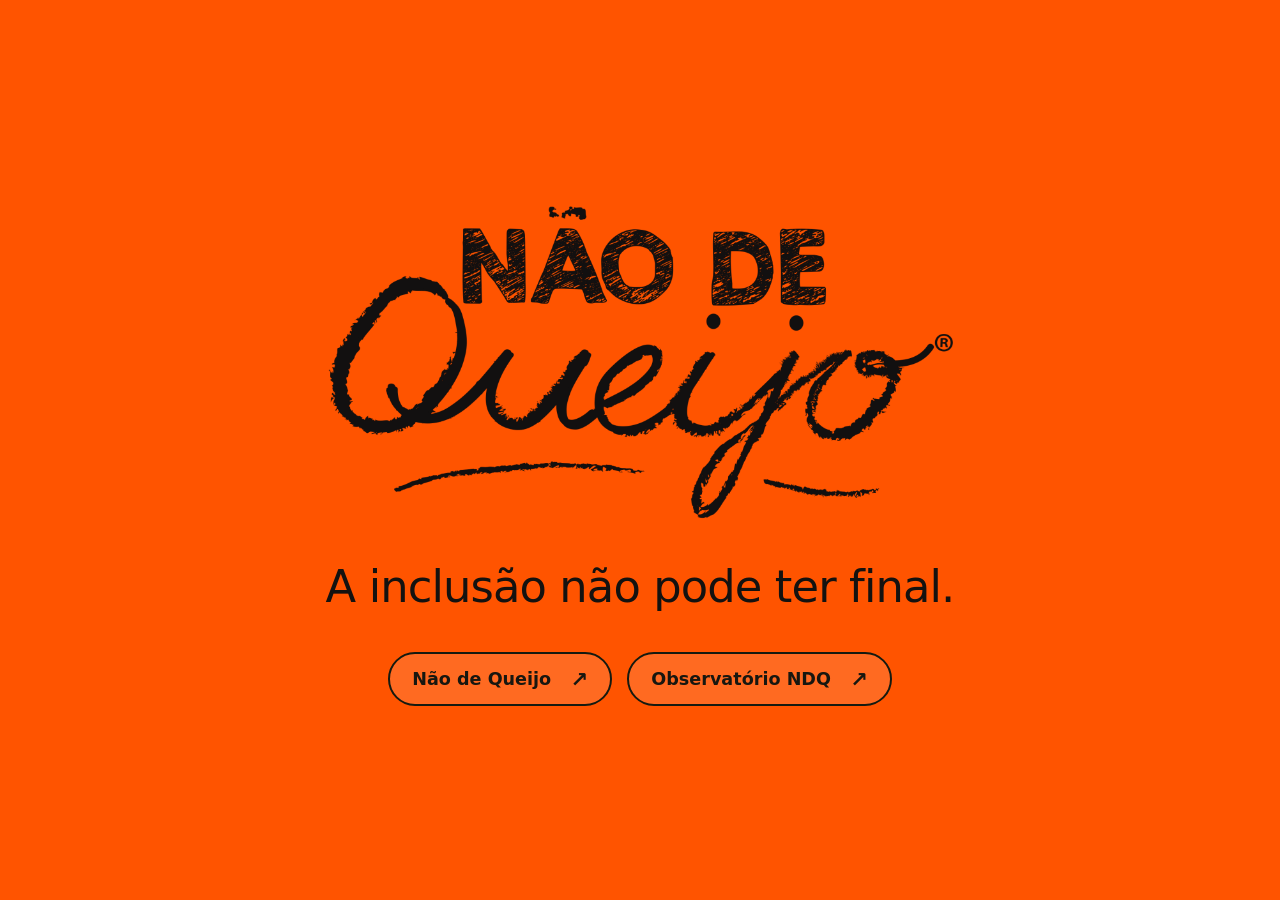
<file: index.html>
<!doctype html>
<html lang="pt-BR">
  <head>
    <!-- Google tag (gtag.js) -->
<script async src="https://www.googletagmanager.com/gtag/js?id=G-ZN7KSQQ4QT"></script>
<script>
  window.dataLayer = window.dataLayer || [];
  function gtag(){dataLayer.push(arguments);}
  gtag('js', new Date());

  gtag('config', 'G-ZN7KSQQ4QT');
</script>

    <meta charset="utf-8" />
    <meta name="viewport" content="width=device-width, initial-scale=1" />
    <meta
      name="description"
      content="A inclusão não pode ter final."
    />
    <title>Não de Queijo</title>
    <link rel="stylesheet" href="styles.css" />
  </head>
  <body>
    <main class="page" aria-label="Não de Queijo">
      <img class="logo" src="assets/ndq-logo.png" alt="Não de Queijo" />
      <p class="statement">A inclusão não pode ter final.</p>
      <nav class="ndq-destinations" aria-label="Conheça as iniciativas da Não de Queijo">
        <a class="ndq-destination" href="nao-de-queijo/">Não de Queijo <span aria-hidden="true">↗</span></a>
        <a class="ndq-destination" href="observatorio/">Observatório NDQ <span aria-hidden="true">↗</span></a>
      </nav>
    </main>
    <script
      type="module"
      src="https://static.cloudflareinsights.com/beacon.min.js"
      data-cf-beacon='{"token":"b04ae030556a4f0394b67cf18fe23ad9"}'
    ></script>
  </body>
</html>
</file>
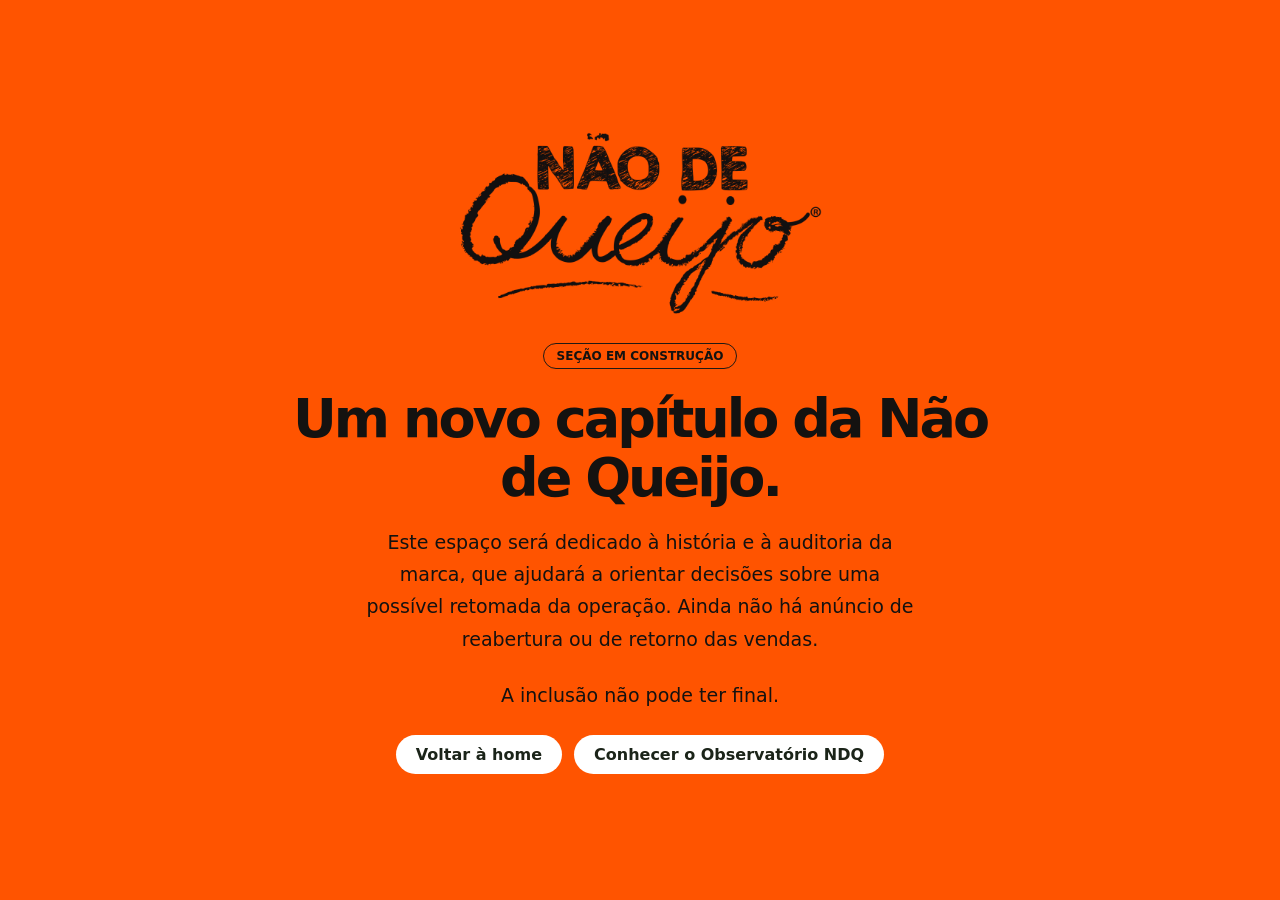
<file: nao-de-queijo/index.html>
<!doctype html>
<html lang="pt-BR"><head><meta charset="utf-8"><meta name="viewport" content="width=device-width,initial-scale=1"><meta name="description" content="Não de Queijo: um novo capítulo em construção."><meta name="robots" content="noindex, nofollow"><title>Não de Queijo · Em construção</title>
<link rel="stylesheet" href="../styles.css"><style>
.ndq-section-page{min-height:100vh;display:grid;place-items:center;padding:36px 20px;text-align:center}
.ndq-section-inner{max-width:700px}.ndq-section-inner .logo{margin:0 auto 25px;width:min(70vw,370px)}
.ndq-section-inner h1{font-size:clamp(30px,5vw,54px);letter-spacing:-.055em;line-height:1.1;margin:0 0 18px}
.ndq-section-inner p{font-size:clamp(15px,2vw,19px);line-height:1.7;margin:0 auto 24px;max-width:560px}
.ndq-section-inner .tag{display:inline-block;border:1px solid #211a14;border-radius:100px;padding:5px 13px;font-size:12px;font-weight:750;margin:0 0 20px}
.ndq-section-links{display:flex;justify-content:center;gap:12px;flex-wrap:wrap}.ndq-section-links a{background:#fff;border-radius:100px;padding:10px 20px;color:#1b2419;font-weight:750;text-decoration:none}.ndq-section-links a:hover{text-decoration:underline}
a:focus-visible{outline:3px solid #fff;outline-offset:3px}
</style></head>
<body><main class="ndq-section-page"><div class="ndq-section-inner">
<img class="logo" src="../assets/ndq-logo.png" alt="Não de Queijo">
<span class="tag">SEÇÃO EM CONSTRUÇÃO</span><h1>Um novo capítulo da Não de Queijo.</h1>
<p>Este espaço será dedicado à história e à auditoria da marca, que ajudará a orientar decisões sobre uma possível retomada da operação. Ainda não há anúncio de reabertura ou de retorno das vendas.</p>
<p>A inclusão não pode ter final.</p>
<nav class="ndq-section-links" aria-label="Navegação"><a href="../">Voltar à home</a><a href="../observatorio/">Conhecer o Observatório NDQ</a></nav>
</div></main></body></html>
</file>
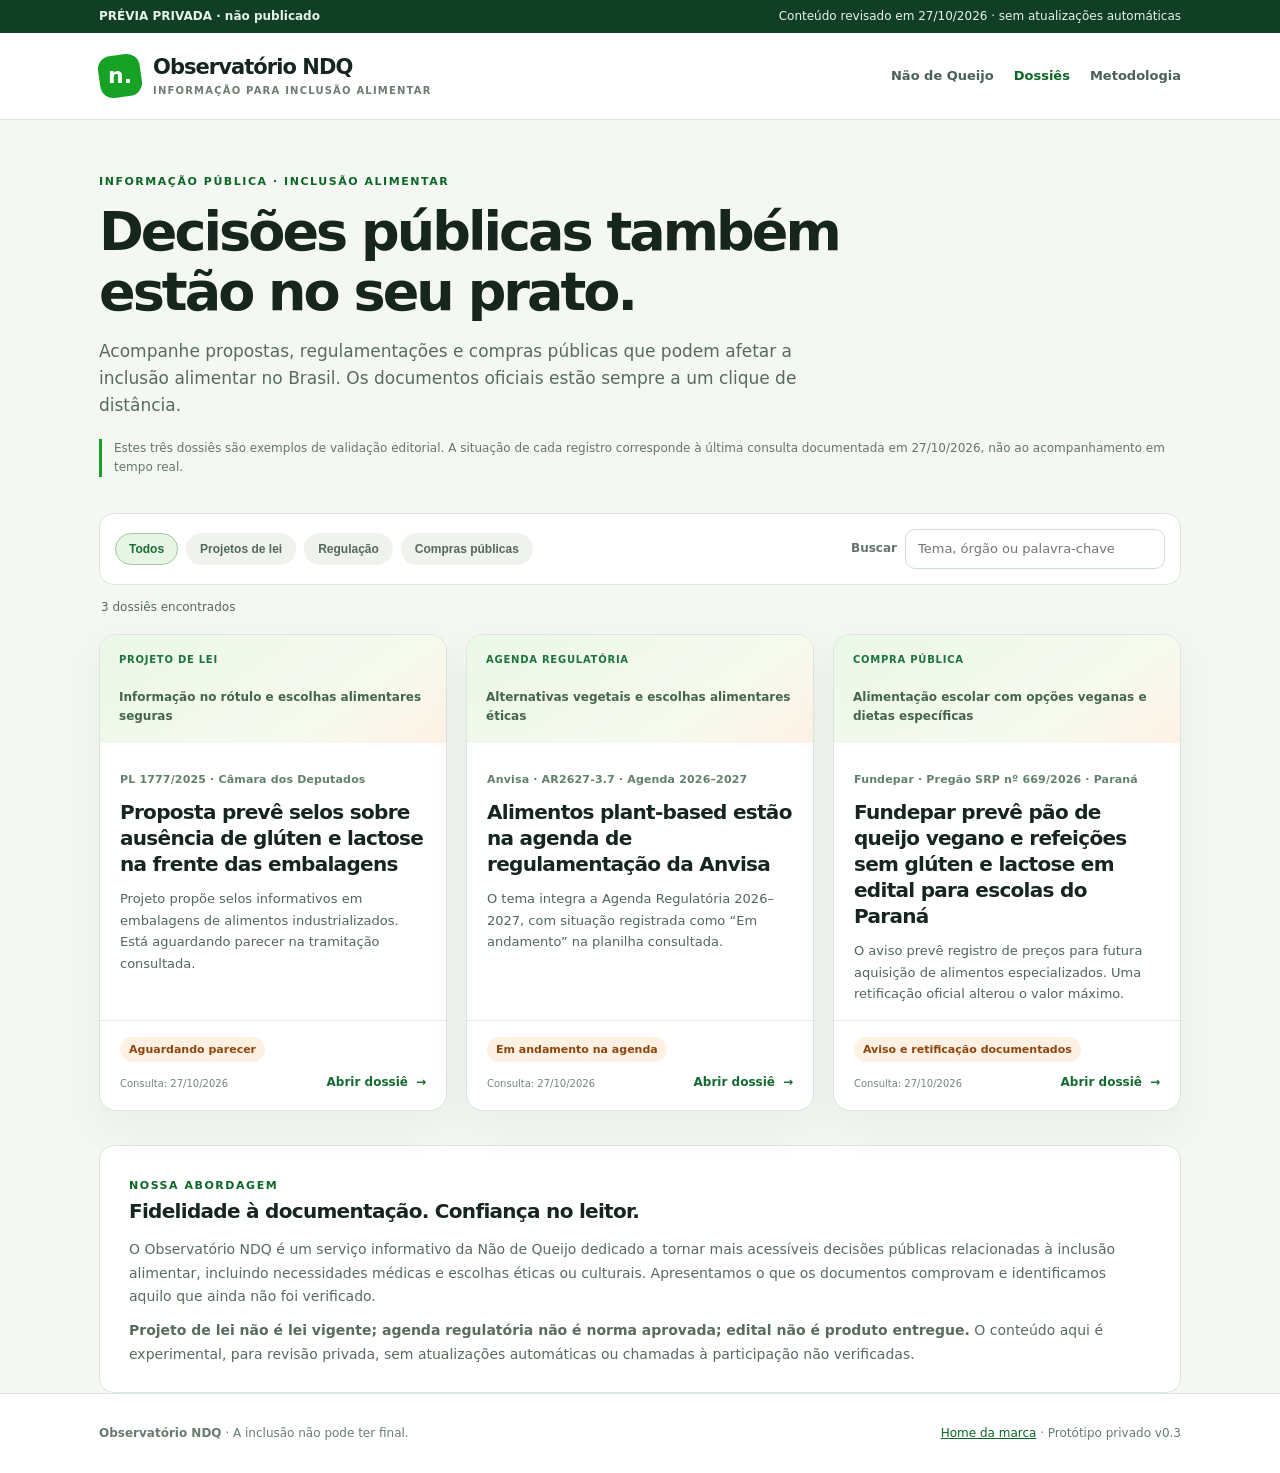
<file: observatorio/index.html>
<!doctype html><html lang="pt-BR"><head><meta charset="utf-8"><meta name="viewport" content="width=device-width,initial-scale=1">
<meta name="description" content="Observatório NDQ — Informação pública para inclusão alimentar, com fontes oficiais e dossiês verificáveis.">
<meta name="robots" content="noindex, nofollow"><title>Observatório NDQ · Informação para inclusão alimentar</title>
<link rel="stylesheet" href="assets/observatorio.css"><script defer src="assets/observatorio.js"></script></head>
<body>
<div class="topbar"><div class="container"><strong>PRÉVIA PRIVADA · não publicado</strong><span>Conteúdo revisado em 27/10/2026 · sem atualizações automáticas</span></div></div>
<header class="masthead"><div class="container mast-inner"><a class="brand" href="../"><span class="brand-symbol" aria-hidden="true"><span>n.</span></span><span class="brand-name">Observatório NDQ<small>Informação para inclusão alimentar</small></span></a>
<nav class="mastnav" aria-label="Navegação"><a href="../">Não de Queijo</a><a class="active" href="./" aria-current="page">Dossiês</a><a href="#metodologia">Metodologia</a></nav></div></header>
<main class="container">
<section class="hero"><div class="eyebrow">Informação pública · Inclusão alimentar</div><h1>Decisões públicas também estão no seu prato.</h1>
<p>Acompanhe propostas, regulamentações e compras públicas que podem afetar a inclusão alimentar no Brasil. Os documentos oficiais estão sempre a um clique de distância.</p>
<div class="observation">Estes três dossiês são exemplos de validação editorial. A situação de cada registro corresponde à última consulta documentada em 27/10/2026, não ao acompanhamento em tempo real.</div></section>
<section aria-label="Dossiês disponíveis" id="dossies">
<div class="controls"><div class="filters" role="group" aria-label="Filtrar por tipo de dossiê">
<button class="filter" type="button" data-filter="todos" aria-pressed="true">Todos</button>
<button class="filter" type="button" data-filter="legislacao" aria-pressed="false">Projetos de lei</button>
<button class="filter" type="button" data-filter="regulacao" aria-pressed="false">Regulação</button>
<button class="filter" type="button" data-filter="compras" aria-pressed="false">Compras públicas</button></div>
<div class="search"><label for="search">Buscar</label><input id="search" type="search" placeholder="Tema, órgão ou palavra-chave" autocomplete="off"></div></div>
<p class="count" id="result-count">3 dossiês encontrados</p><div class="card-grid" id="card-grid"><article class="dossier-card" data-card data-group="legislacao" data-search="Proposta prevê selos sobre ausência de glúten e lactose na frente das embalagens Projeto propõe selos informativos em embalagens de alimentos industrializados. Está aguardando parecer na tramitação consultada. PL 1777/2025 · Câmara dos Deputados Aguardando parecer Projeto de lei Informação no rótulo e escolhas alimentares segurasrotulagem glúten lactose">
        <div class="card-top"><span class="card-group">Projeto de lei</span><span class="card-topic">Informação no rótulo e escolhas alimentares seguras</span></div>
        <div class="card-main"><span class="card-code">PL 1777/2025 · Câmara dos Deputados</span><h2>Proposta prevê selos sobre ausência de glúten e lactose na frente das embalagens</h2><p class="summary">Projeto propõe selos informativos em embalagens de alimentos industrializados. Está aguardando parecer na tramitação consultada.</p></div>
        <div class="card-bottom"><span class="status-pill">Aguardando parecer</span><div class="card-footer"><span class="card-date">Consulta: 27/10/2026</span><a class="card-link" href="dossies/pl-1777-2025/#dossie" aria-label="Abrir dossiê: Proposta prevê selos sobre ausência de glúten e lactose na frente das embalagens">Abrir dossiê <span aria-hidden="true">→</span></a></div></div>
    </article>
<article class="dossier-card" data-card data-group="regulacao" data-search="Alimentos plant-based estão na agenda de regulamentação da Anvisa O tema integra a Agenda Regulatória 2026–2027, com situação registrada como “Em andamento” na planilha consultada. Anvisa · AR2627-3.7 · Agenda 2026–2027 Em andamento na agenda Agenda regulatória Alternativas vegetais e escolhas alimentares éticasplant-based veganismo regulação">
        <div class="card-top"><span class="card-group">Agenda regulatória</span><span class="card-topic">Alternativas vegetais e escolhas alimentares éticas</span></div>
        <div class="card-main"><span class="card-code">Anvisa · AR2627-3.7 · Agenda 2026–2027</span><h2>Alimentos plant-based estão na agenda de regulamentação da Anvisa</h2><p class="summary">O tema integra a Agenda Regulatória 2026–2027, com situação registrada como “Em andamento” na planilha consultada.</p></div>
        <div class="card-bottom"><span class="status-pill">Em andamento na agenda</span><div class="card-footer"><span class="card-date">Consulta: 27/10/2026</span><a class="card-link" href="dossies/anvisa-plant-based/#dossie" aria-label="Abrir dossiê: Alimentos plant-based estão na agenda de regulamentação da Anvisa">Abrir dossiê <span aria-hidden="true">→</span></a></div></div>
    </article>
<article class="dossier-card" data-card data-group="compras" data-search="Fundepar prevê pão de queijo vegano e refeições sem glúten e lactose em edital para escolas do Paraná O aviso prevê registro de preços para futura aquisição de alimentos especializados. Uma retificação oficial alterou o valor máximo. Fundepar · Pregão SRP nº 669/2026 · Paraná Aviso e retificação documentados Compra pública Alimentação escolar com opções veganas e dietas específicasalimentação escolar pão de queijo vegano compras públicas">
        <div class="card-top"><span class="card-group">Compra pública</span><span class="card-topic">Alimentação escolar com opções veganas e dietas específicas</span></div>
        <div class="card-main"><span class="card-code">Fundepar · Pregão SRP nº 669/2026 · Paraná</span><h2>Fundepar prevê pão de queijo vegano e refeições sem glúten e lactose em edital para escolas do Paraná</h2><p class="summary">O aviso prevê registro de preços para futura aquisição de alimentos especializados. Uma retificação oficial alterou o valor máximo.</p></div>
        <div class="card-bottom"><span class="status-pill">Aviso e retificação documentados</span><div class="card-footer"><span class="card-date">Consulta: 27/10/2026</span><a class="card-link" href="dossies/fundepar-pao-de-queijo-vegano/#dossie" aria-label="Abrir dossiê: Fundepar prevê pão de queijo vegano e refeições sem glúten e lactose em edital para escolas do Paraná">Abrir dossiê <span aria-hidden="true">→</span></a></div></div>
    </article></div>
<p class="empty" id="empty" hidden>Nenhum dossiê corresponde aos filtros. Experimente outra palavra-chave.</p></section>
<section class="editorial-note" id="metodologia"><span class="eyebrow">Nossa abordagem</span><h2>Fidelidade à documentação. Confiança no leitor.</h2>
<p>O Observatório NDQ é um serviço informativo da Não de Queijo dedicado a tornar mais acessíveis decisões públicas relacionadas à inclusão alimentar, incluindo necessidades médicas e escolhas éticas ou culturais. Apresentamos o que os documentos comprovam e identificamos aquilo que ainda não foi verificado.</p>
<p><strong>Projeto de lei não é lei vigente; agenda regulatória não é norma aprovada; edital não é produto entregue.</strong> O conteúdo aqui é experimental, para revisão privada, sem atualizações automáticas ou chamadas à participação não verificadas.</p></section>
</main><footer class="foot"><div class="container"><span><strong>Observatório NDQ</strong> · A inclusão não pode ter final.</span><span><a href="../">Home da marca</a> · Protótipo privado v0.3</span></div></footer>
</body></html>
</file>
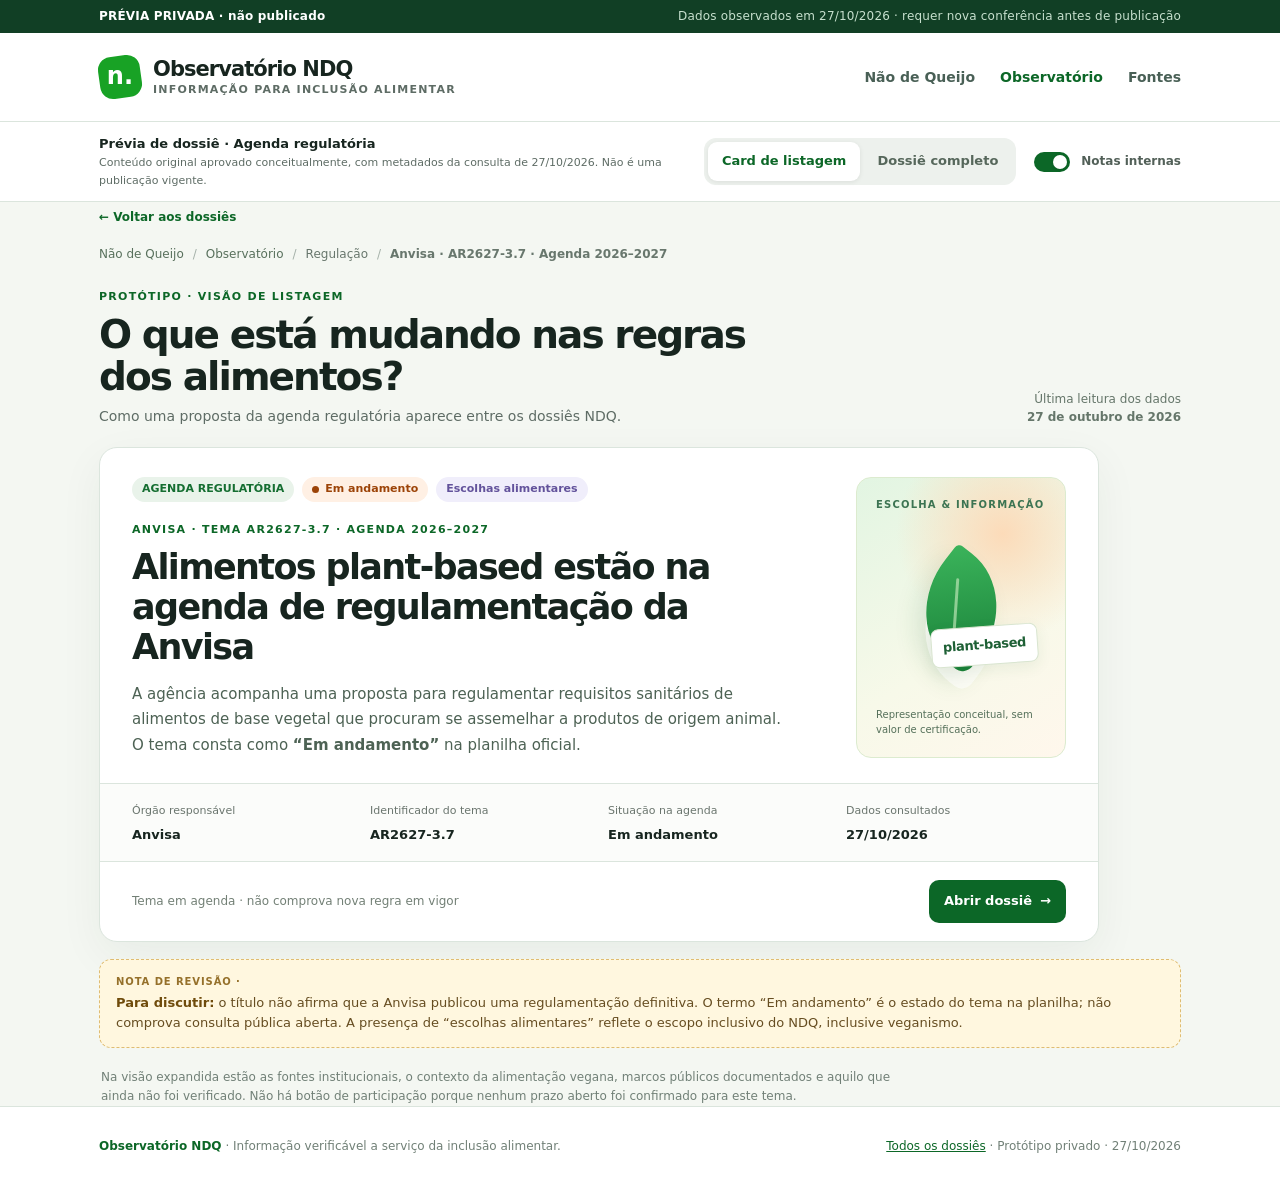
<file: observatorio/dossies/anvisa-plant-based/index.html>
<!doctype html>
<html lang="pt-BR"><head><meta charset="utf-8"><meta name="viewport" content="width=device-width, initial-scale=1">
<meta name="description" content="O tema integra a Agenda Regulatória 2026–2027, com situação registrada como “Em andamento” na planilha consultada."><meta name="robots" content="noindex, nofollow">
<title>Alimentos plant-based estão na agenda de regulamentação da Anvisa · Observatório NDQ</title>
<link rel="stylesheet" href="../../assets/dossie.css"><link rel="stylesheet" href="../../assets/anvisa.css"><script defer src="../../assets/dossie.js"></script></head>
<body id="inicio" class="show-notes">
<div class="topbar"><div class="container"><strong>PRÉVIA PRIVADA · não publicado</strong><span>Dados observados em 27/10/2026 · requer nova conferência antes de publicação</span></div></div>
<header class="masthead"><div class="container mast-inner">
<a class="brand" href="../../../" aria-label="Não de Queijo, página inicial"><span class="brand-icon" aria-hidden="true"><span>n.</span></span><span class="brand-lines"><strong>Observatório NDQ</strong><small>Informação para inclusão alimentar</small></span></a>
<nav class="mastnav" aria-label="Navegação"><a href="../../../">Não de Queijo</a><a class="current" href="../../">Observatório</a><a href="#transparencia" data-switch="detail">Fontes</a></nav>
</div></header>
<div class="proto-strip"><div class="container proto-row">
<div class="proto-name"><strong>Prévia de dossiê · Agenda regulatória</strong><small>Conteúdo original aprovado conceitualmente, com metadados da consulta de 27/10/2026. Não é uma publicação vigente.</small></div>
<div class="proto-controls"><div class="segmented" role="tablist" aria-label="Formato de visualização">
<button id="tab-card" role="tab" aria-selected="true" aria-controls="view-card" tabindex="0" data-view="card">Card de listagem</button>
<button id="tab-detail" role="tab" aria-selected="false" aria-controls="view-detail" tabindex="-1" data-view="detail">Dossiê completo</button>
</div><label class="toggle"><input type="checkbox" id="notes" checked><span>Notas internas</span></label></div>
</div></div>
<main class="container" id="conteudo"><a class="portal-back" href="../../">← Voltar aos dossiês</a>
<div class="breadcrumbs" aria-label="Caminho"><a href="../../../">Não de Queijo</a><span class="slash">/</span><a href="../../">Observatório</a><span class="slash">/</span><span>Regulação</span><span class="slash">/</span><strong>Anvisa · AR2627-3.7 · Agenda 2026–2027</strong></div>
<section id="view-card" role="tabpanel" aria-labelledby="tab-card">
<div class="intro"><div><div class="kicker">Protótipo · visão de listagem</div><h1>O que está mudando nas regras dos alimentos?</h1><p>Como uma proposta da agenda regulatória aparece entre os dossiês NDQ.</p></div><div class="observation">Última leitura dos dados<br/><strong>27 de outubro de 2026</strong></div></div>
<article aria-label="Card do tema 3.7 da Anvisa sobre plant-based" class="shadow-card pre-card">
<div class="pre-card-main">
<div>
<div class="tags"><span class="chip reg">AGENDA REGULATÓRIA</span><span class="chip stage"><span class="dot"></span>Em andamento</span><span class="chip ethics">Escolhas alimentares</span></div>
<div class="kicker" style="margin-bottom:10px">Anvisa · Tema AR2627-3.7 · Agenda 2026–2027</div>
<h2>Alimentos plant-based estão na agenda de regulamentação da Anvisa</h2>
<p class="lead">A agência acompanha uma proposta para regulamentar requisitos sanitários de alimentos de base vegetal que procuram se assemelhar a produtos de origem animal. O tema consta como <strong>“Em andamento”</strong> na planilha oficial.</p>
</div>
<div aria-label="Ilustração gráfica conceitual de uma folha; não é selo oficial da Anvisa" class="theme-motif"><span class="motif-label">Escolha &amp; informação</span><div class="leaf-orbit"><div class="leaf-shape"></div><span class="motif-stamp">plant-based</span></div><small>Representação conceitual, sem valor de certificação.</small></div>
</div>
<div class="pre-meta"><div class="fact-pair"><span>Órgão responsável</span><strong>Anvisa</strong></div><div class="fact-pair"><span>Identificador do tema</span><strong>AR2627-3.7</strong></div><div class="fact-pair"><span>Situação na agenda</span><strong>Em andamento</strong></div><div class="fact-pair"><span>Dados consultados</span><strong>27/10/2026</strong></div></div>
<div class="pre-foot"><span class="quiet">Tema em agenda · não comprova nova regra em vigor</span><button class="action-link" data-view="detail" type="button">Abrir dossiê <span aria-hidden="true">→</span></button></div>
</article>
<p class="review-note"><strong>Para discutir:</strong> o título não afirma que a Anvisa publicou uma regulamentação definitiva. O termo “Em andamento” é o estado do tema na planilha; não comprova consulta pública aberta. A presença de “escolhas alimentares” reflete o escopo inclusivo do NDQ, inclusive veganismo.</p>
<p class="foot-explainer">Na visão expandida estão as fontes institucionais, o contexto da alimentação vegana, marcos públicos documentados e aquilo que ainda não foi verificado. Não há botão de participação porque nenhum prazo aberto foi confirmado para este tema.</p>
</section>
<section id="view-detail" role="tabpanel" aria-labelledby="tab-detail" hidden class="hide">
<div class="intro"><div><div class="kicker">Protótipo · visão expandida</div><h1>Dossiê regulatório</h1><p>Uma proposta da agenda da Anvisa, o que sabemos e o que ainda não sabemos.</p></div><div class="observation">Última consulta à planilha<br/><strong>27 de outubro de 2026</strong></div></div>
<article class="shadow-card detail-hero">
<div class="tags"><span class="chip reg">AGENDA REGULATÓRIA</span><span class="chip stage"><span class="dot"></span>Em andamento</span><span class="chip neutral">Sem norma final verificada neste dossiê</span></div>
<div class="kicker" style="margin-bottom:10px">Anvisa · AR2627-3.7 · Biênio 2026–2027</div>
<h2>Regulamentação dos alimentos plant-based</h2>
<p class="lead">A Anvisa incluiu na sua agenda uma iniciativa sobre alimentos processados de base vegetal que procuram reproduzir características de produtos tradicionais de origem animal. A classificação oficial consultada é <strong>“Em andamento”</strong>.</p>
<div class="facts-ribbon"><div class="fact-pair"><span>Instituição</span><strong>Anvisa</strong></div><div class="fact-pair"><span>Macrotema</span><strong>Alimentos</strong></div><div class="fact-pair"><span>Agenda regulatória</span><strong>2026–2027</strong></div><div class="fact-pair"><span>Consulta à fonte</span><strong>27/10/2026</strong></div></div>
</article>
<div class="two-col">
<div class="content-stack">
<section class="shadow-card section-card" id="proposta">
<span class="kicker">01 · Registro oficial</span>
<h3>O que está sendo regulamentado?</h3>
<p>O tema <strong>AR2627-3.7</strong> aparece na agenda regulatória 2026–2027 com o título “Regulamentação dos alimentos plant-based”. Na planilha oficial de acompanhamento, sua situação é “Em andamento”.</p>
<blockquote class="official-quote">“Regulamentação dos alimentos plant-based”</blockquote>
<p style="margin-top:14px"><small>Título oficial do tema. <a href="https://www.gov.br/anvisa/pt-br/assuntos/regulamentacao/agenda-regulatoria/agenda-2026-2027/lista-final-de-temas" rel="noopener noreferrer" target="_blank">Conferir lista da Anvisa ↗</a> · <a href="https://www.gov.br/anvisa/pt-br/assuntos/regulamentacao/agenda-regulatoria/agenda-2026-2027/arquivos/AcompanhamentoPropostas/planilha_acompanhapropostas_regulatorias26_27_02fev2026.xlsx/@@download/file" rel="noopener noreferrer" target="_blank">Planilha de acompanhamento ↗</a></small></p>
<p>Em material explicativo de 2022, a Anvisa descreve esses alimentos como formulações processadas de origem vegetal que buscam semelhanças de aparência, textura, sabor ou outros atributos com produtos de origem animal, como carnes, ovos e lácteos.</p>
<div class="inline-fact"><div aria-hidden="true" class="badge-letter">i</div><div><strong>O que ainda não está estabelecido aqui</strong><p>O dossiê não verificou um texto normativo final decorrente deste tema, nem regras definitivas, obrigações novas ou data de entrada em vigor.</p></div></div>
</section>
<section class="shadow-card section-card" id="relevancia">
<span class="kicker">02 · Pertinência para inclusão</span>
<div class="editorial-title"><h3 style="margin:0">Por que isso importa?</h3><span class="chip neutral">Leitura editorial · em revisão</span></div>
<p style="margin-top:13px">A inclusão alimentar também envolve <strong>escolhas éticas e filosóficas</strong>, como o veganismo. Para quem evita o consumo de ingredientes de origem animal por convicção, a clareza na identificação e na composição dos alimentos faz parte da possibilidade de escolher com autonomia.</p>
<p>Uma discussão regulatória sobre alimentos plant-based pode ter relevância para <strong>informação ao consumidor</strong>, <strong>identificação dos produtos</strong> e <strong>diversidade de alternativas alimentares</strong>. Isso é uma hipótese de pertinência temática — não é prova de que o resultado da futura regulamentação ampliará ou restringirá essas escolhas.</p>
<div class="evidence-grid">
<div class="evidence-tile"><span>Escolha alimentar</span><strong>Veganismo e outras convicções</strong><small>Relevância ética e filosófica reconhecida no escopo do Observatório.</small></div>
<div class="evidence-tile"><span>Direito à informação</span><strong>Composição e apresentação</strong><small>Avaliar o que o consumidor consegue entender sobre a origem e natureza do produto.</small></div>
</div>
<div class="caution-callout"><strong>Uma distinção essencial:</strong> “plant-based” não comprova, por si só, conformidade com critérios de certificação vegana, ausência de derivados animais em todas as etapas ou ausência de alergênicos. São avaliações diferentes.</div>
<div class="keyword-cloud"><span>Escolhas éticas</span><span>Veganismo</span><span>Rotulagem</span><span>Informação ao consumidor</span><span>Alternativas vegetais</span></div>
<div class="review-note"><strong>Para discutir:</strong> no Observatório, “inclusão direta” deve significar pertinência ao direito de escolher, não conclusão antecipada sobre benefícios de uma regulamentação. A categoria pode coexistir com etiquetas de informação, segurança e oferta de alternativas.</div>
</section>
<section class="shadow-card section-card" id="situacao">
<span class="kicker">03 · Como ler o andamento</span>
<h3>Estar na agenda é diferente de ter uma regra publicada</h3>
<p>A agenda prioriza um assunto para atuação regulatória. Isso não significa que o ato normativo final tenha sido editado, nem que todas as etapas estejam concluídas.</p>
<div aria-label="Três níveis de verificação da proposta" class="stage-steps">
<div class="stage-step active"><span class="step-n">01 · Confirmado</span><strong>Tema na agenda</strong><p>AR2627-3.7, classificado “Em andamento” na planilha consultada.</p></div>
<div class="stage-step"><span class="step-n">02 · Não validado aqui</span><strong>Etapas e consultas</strong><p>Atos específicos, prazo aberto e próximos marcos demandam conferência documental.</p></div>
<div class="stage-step"><span class="step-n">03 · Não validado aqui</span><strong>Regra final e efeitos</strong><p>Não foram identificadas nem analisadas neste dossiê normas finais decorrentes do tema.</p></div>
</div>
<p>O estado <strong>“Em andamento”</strong> foi reproduzido da planilha oficial; o Observatório ainda não calculou uma etapa processual própria nem verificou se há participação aberta hoje.</p>
</section>
<section class="shadow-card section-card" id="historico">
<span class="kicker">04 · Contexto documental</span>
<h3>Marcos públicos que encontramos</h3>
<p>Esta é uma seleção de referências institucionais sobre o tema, <strong>não</strong> a cronologia oficial completa do processo regulatório.</p>
<ol class="timeline evidence-timeline"><li class="event-row" data-ndq-milestone="anvisa-contexto-oficinas-2021-10" data-ndq-kind="institutional_context_not_process_event">
<div class="event-line"><span class="event-dot" aria-hidden="true"></span></div>
<div class="event-content"><div class="event-meta"><time datetime="2021-10">Outubro de 2021</time><span class="badge-micro">Oficinas</span></div>
<h4>Discussão do problema regulatório</h4><p>Oficinas promovidas pela Anvisa reuniram representantes institucionais, sociedade civil e setor produtivo para levantar informações sobre alimentos plant-based.</p>
<details class="event-evidence"><summary>Ver contexto e referência</summary>
<p>Contexto documental selecionado; não é cronologia processual exaustiva.</p><a href="https://www.gov.br/anvisa/pt-br/assuntos/noticias-anvisa/2022/confira-o-relatorio-das-oficinas-sobre-alimentos-201cplant-based201d" target="_blank" rel="noopener noreferrer">Ver fonte oficial <span aria-hidden="true">↗</span></a></details></div></li>
<li class="event-row" data-ndq-milestone="anvisa-contexto-relatorio-2022-09-20" data-ndq-kind="institutional_context_not_process_event">
<div class="event-line"><span class="event-dot" aria-hidden="true"></span></div>
<div class="event-content"><div class="event-meta"><time datetime="2022-09-20">20/09/2022</time><span class="badge-micro">Relatório</span></div>
<h4>Anvisa divulga resultados das oficinas</h4><p>Publicação institucional sobre o problema regulatório e a caracterização dos alimentos plant-based.</p>
<details class="event-evidence"><summary>Ver contexto e referência</summary>
<p>Contexto documental selecionado; não é cronologia processual exaustiva.</p><a href="https://www.gov.br/anvisa/pt-br/assuntos/noticias-anvisa/2022/confira-o-relatorio-das-oficinas-sobre-alimentos-201cplant-based201d" target="_blank" rel="noopener noreferrer">Ver fonte oficial <span aria-hidden="true">↗</span></a></details></div></li>
<li class="event-row" data-ndq-milestone="anvisa-contexto-dialogo-2025-03-13" data-ndq-kind="institutional_context_not_process_event">
<div class="event-line"><span class="event-dot" aria-hidden="true"></span></div>
<div class="event-content"><div class="event-meta"><time datetime="2025-03-13">13/03/2025</time><span class="badge-micro">Diálogo setorial</span></div>
<h4>Debate sobre possibilidades de regulamentação</h4><p>A Anvisa realizou diálogo setorial com discussão do fluxo regulatório e de listas de aditivos para produtos de imitação de derivados animais.</p>
<details class="event-evidence"><summary>Ver contexto e referência</summary>
<p>Contexto documental selecionado; não é cronologia processual exaustiva.</p><a href="https://www.gov.br/anvisa/pt-br/assuntos/noticias-anvisa/2025/disponiveis-gravacoes-de-dialogos-setoriais-na-area-de-alimentos" target="_blank" rel="noopener noreferrer">Ver fonte oficial <span aria-hidden="true">↗</span></a></details></div></li>
<li class="event-row" data-ndq-milestone="anvisa-contexto-agenda-2025-12" data-ndq-kind="institutional_context_not_process_event">
<div class="event-line"><span class="event-dot" aria-hidden="true"></span></div>
<div class="event-content"><div class="event-meta"><time datetime="2025-12">Dezembro de 2025</time><span class="badge-micro">Agenda 2026–2027</span></div>
<h4>Tema incluído na agenda regulatória</h4><p>A lista da Agenda Regulatória 2026–2027 inclui “Regulamentação dos alimentos plant-based” como tema 3.7.</p>
<details class="event-evidence"><summary>Ver contexto e referência</summary>
<p>Contexto documental selecionado; não é cronologia processual exaustiva.</p><a href="https://www.gov.br/anvisa/pt-br/assuntos/regulamentacao/agenda-regulatoria/agenda-2026-2027/lista-final-de-temas" target="_blank" rel="noopener noreferrer">Ver fonte oficial <span aria-hidden="true">↗</span></a></details></div></li>
<li class="event-row" data-ndq-milestone="anvisa-ndq-observacao-2026-10-27" data-ndq-kind="ndq_observation_not_agency_event">
<div class="event-line"><span class="event-dot" aria-hidden="true"></span></div>
<div class="event-content"><div class="event-meta"><time datetime="2026-10-27">27/10/2026</time><span class="badge-micro">Observação NDQ</span></div>
<h4>Leitura da planilha de acompanhamento</h4><p>O laboratório do Observatório identificou o registro AR2627-3.7 e extraiu a situação “Em andamento”. Esta é a data da consulta, não de uma nova decisão da Anvisa.</p>
<details class="event-evidence"><summary>Ver contexto e referência</summary>
<p>Observação feita pelo NDQ; não representa novo ato da instituição.</p><a href="https://www.gov.br/anvisa/pt-br/assuntos/regulamentacao/agenda-regulatoria/agenda-2026-2027/arquivos/AcompanhamentoPropostas/planilha_acompanhapropostas_regulatorias26_27_02fev2026.xlsx/@@download/file" target="_blank" rel="noopener noreferrer">Ver fonte oficial <span aria-hidden="true">↗</span></a></details></div></li></ol>
<div class="review-note"><strong>Cuidado:</strong> os marcos acima são documentos de tipos diferentes. A posição na linha do tempo não constitui reconstrução exaustiva da tramitação; nenhum marco deve ser tratado automaticamente como abertura de consulta, decisão final ou mudança normativa.</div>
</section>
<section class="shadow-card section-card" id="conexoes">
<span class="kicker">05 · Contexto e assuntos relacionados</span>
<h3>Que outras propostas vale acompanhar?</h3>
<p>Na mesma agenda da Anvisa há outros temas sobre informação e escolha alimentar. As relações abaixo são <strong>temáticas</strong>; não demonstram dependência jurídica entre processos.</p>
<div class="related"><strong>AR2627-3.2 · Rotulagem de ausência de glúten</strong><p>Uma iniciativa diferente, relacionada à informação necessária para escolhas alimentares seguras.</p><a href="https://www.gov.br/anvisa/pt-br/assuntos/regulamentacao/agenda-regulatoria/agenda-2026-2027/lista-final-de-temas" rel="noopener noreferrer" target="_blank">Ver temas da agenda ↗</a></div>
<div class="related"><strong>AR2627-3.24 · Rotulagem de alimentos alergênicos</strong><p>Outra iniciativa de informação ao consumidor. Alimento plant-based não implica ausência de ingredientes alergênicos.</p><a href="https://www.gov.br/anvisa/pt-br/assuntos/regulamentacao/agenda-regulatoria/agenda-2026-2027/lista-final-de-temas" rel="noopener noreferrer" target="_blank">Ver temas da agenda ↗</a></div>
</section>
<section class="shadow-card section-card" id="pendencias">
<span class="kicker">06 · Perguntas abertas</span>
<h3>O que falta investigar antes de avaliar impactos?</h3>
<ul class="question-list">
<li>Existe um processo regulatório individual com identificador, atos e documentos específicos já publicados para esse tema?</li>
<li>Há minuta, consulta ou audiência pública atual? Quais são os prazos, se existirem?</li>
<li>Que definições e critérios seriam propostos para identificação, composição e rotulagem de alimentos plant-based?</li>
<li>Como diferentes critérios se relacionam com alegações de veganismo, ingredientes e presença de alergênicos?</li>
<li>Que impactos potenciais existem para consumidores, fabricantes e a disponibilidade de alternativas vegetais?</li>
<li>Qual o limite de competência da Anvisa e qual a relação, se houver, com iniciativas de outros órgãos?</li>
</ul>
<div class="review-note"><strong>Não afirmar:</strong> que a regulamentação foi aprovada, que produtos perderam ou ganharam direitos de rotulagem, que consulta pública está aberta, ou que esta agenda representa certificação de alimentos veganos.</div>
</section>
<section class="shadow-card section-card" id="transparencia">
<span class="kicker">07 · Transparência</span>
<h3>Fontes e limites da verificação</h3>
<p>O registro da situação vem da planilha oficial de acompanhamento consultada no laboratório em 27/10/2026. Os marcos históricos são referências institucionais independentes, reunidas para contextualizar o assunto.</p>
<ul class="source-list"><li class="source-row" data-ndq-source="anvisa-planilha">
<span class="source-mark" aria-hidden="true">↗</span><div><a href="https://www.gov.br/anvisa/pt-br/assuntos/regulamentacao/agenda-regulatoria/agenda-2026-2027/arquivos/AcompanhamentoPropostas/planilha_acompanhapropostas_regulatorias26_27_02fev2026.xlsx/@@download/file" target="_blank" rel="noopener noreferrer">Planilha de acompanhamento 2026–2027 <span aria-hidden="true">↗</span></a>
<p>Identificador, título, macrotema e situação observados no inventário do ensaio</p><small>Consultado 27/10/2026; conferir a versão do anexo antes da publicação</small></div></li>
<li class="source-row" data-ndq-source="anvisa-lista-temas">
<span class="source-mark" aria-hidden="true">↗</span><div><a href="https://www.gov.br/anvisa/pt-br/assuntos/regulamentacao/agenda-regulatoria/agenda-2026-2027/lista-final-de-temas" target="_blank" rel="noopener noreferrer">Lista final dos temas da Anvisa <span aria-hidden="true">↗</span></a>
<p>Referência institucional ao tema 3.7 na Agenda Regulatória 2026–2027</p><small>Página da agenda</small></div></li>
<li class="source-row" data-ndq-source="anvisa-oficinas-2022">
<span class="source-mark" aria-hidden="true">↗</span><div><a href="https://www.gov.br/anvisa/pt-br/assuntos/noticias-anvisa/2022/confira-o-relatorio-das-oficinas-sobre-alimentos-201cplant-based201d" target="_blank" rel="noopener noreferrer">Oficinas e relatório sobre plant-based <span aria-hidden="true">↗</span></a>
<p>Material institucional para contextualização histórica do problema regulatório</p><small>Notícia Anvisa, 20/09/2022</small></div></li>
<li class="source-row" data-ndq-source="anvisa-dialogo-2025">
<span class="source-mark" aria-hidden="true">↗</span><div><a href="https://www.gov.br/anvisa/pt-br/assuntos/noticias-anvisa/2025/disponiveis-gravacoes-de-dialogos-setoriais-na-area-de-alimentos" target="_blank" rel="noopener noreferrer">Diálogo setorial de março de 2025 <span aria-hidden="true">↗</span></a>
<p>Material institucional sobre discussões técnicas de alimentos plant-based</p><small>Notícia institucional Anvisa</small></div></li>
<li class="source-row" data-ndq-source="anvisa-agenda-index">
<span class="source-mark" aria-hidden="true">↗</span><div><a href="https://www.gov.br/anvisa/pt-br/assuntos/regulamentacao/agenda-regulatoria/2026-2027" target="_blank" rel="noopener noreferrer">Página geral da Agenda Regulatória <span aria-hidden="true">↗</span></a>
<p>Contexto institucional e documentos da agenda 2026–2027</p><small>Consultar atualizações diretamente na fonte</small></div></li></ul>
<p class="disclaimer" style="margin-top:18px">Protótipo interno. A aprovação da agenda é diferente da aprovação de uma norma específica. A situação “Em andamento” é um dado oficial de acompanhamento; relevância para veganismo é interpretação editorial sinalizada. Sem avaliação jurídica conclusiva ou CTA de participação.</p>
</section>
</div>
<aside aria-label="Painel de acompanhamento" class="aside-stack">
<div class="shadow-card aside-card"><h3>Situação do tema</h3><div class="status-detail"><span class="overline">Planilha da agenda regulatória</span><strong>Em andamento</strong><small>Situação oficial observada em 27/10/2026</small></div><p>Dados observados em <strong>27/10/2026</strong>. Não há prazo de participação ou norma final verificados neste dossiê.</p><a class="action-link" href="https://www.gov.br/anvisa/pt-br/assuntos/regulamentacao/agenda-regulatoria/agenda-2026-2027/arquivos/AcompanhamentoPropostas/planilha_acompanhapropostas_regulatorias26_27_02fev2026.xlsx/@@download/file" rel="noopener noreferrer" target="_blank">Fonte oficial <span aria-hidden="true">↗</span></a></div>
<div class="shadow-card aside-card"><h3>Como ler este dossiê</h3><ul class="verification-list"><li><span class="verify-symbol">✓</span><span>Identificador e situação extraídos da planilha oficial.</span></li><li><span class="verify-symbol">✓</span><span>Marcos de 2021, 2022 e 2025 associados a fontes institucionais.</span></li><li><span class="verify-symbol wait">◷</span><span>Relação com escolhas veganas: avaliação temática editorial.</span></li><li><span class="verify-symbol wait">◷</span><span>Minuta, consulta aberta, norma final e efeitos: não verificados.</span></li></ul></div>
<div class="shadow-card aside-card"><h3>Neste dossiê</h3><nav aria-label="Seções" class="contents-links"><a href="#proposta">O que é o tema</a><a href="#relevancia">Por que importa</a><a href="#situacao">Situação na agenda</a><a href="#historico">Marcos documentados</a><a href="#conexoes">Assuntos relacionados</a><a href="#pendencias">Perguntas abertas</a><a href="#transparencia">Fontes oficiais</a></nav></div>
</aside>
</div>
</section>
</main><footer><div class="container footer-content"><span><strong>Observatório NDQ</strong> · Informação verificável a serviço da inclusão alimentar.</span><span><a href="../../">Todos os dossiês</a> · Protótipo privado · 27/10/2026</span></div></footer>
</body></html>
</file>
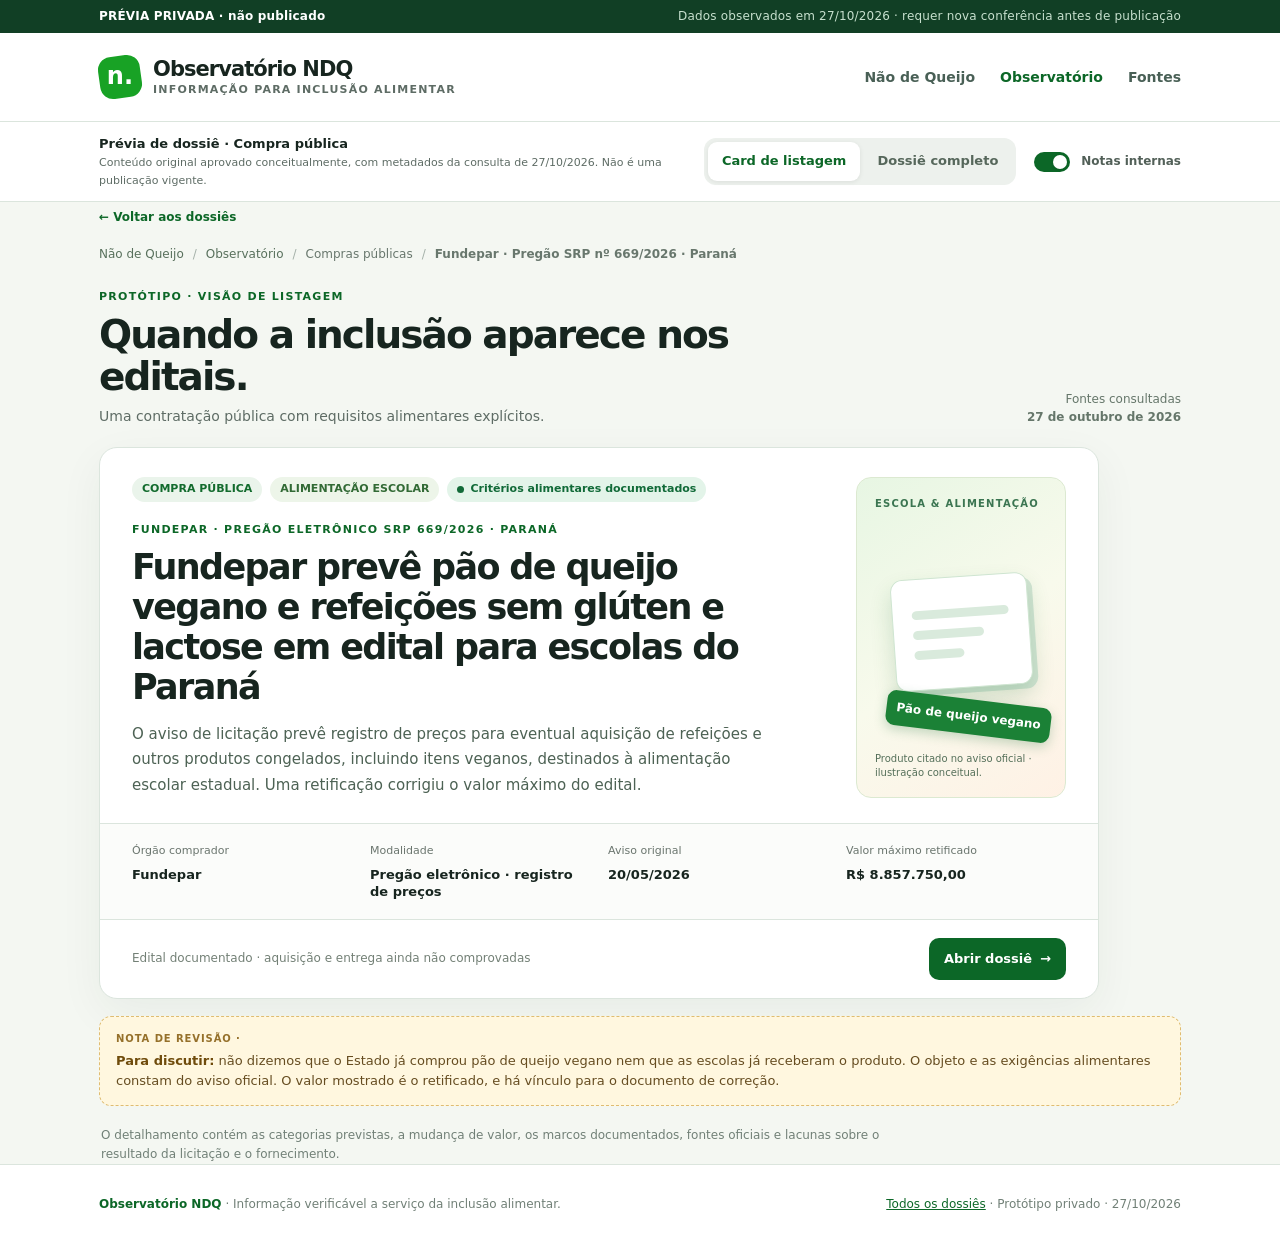
<file: observatorio/dossies/fundepar-pao-de-queijo-vegano/index.html>
<!doctype html>
<html lang="pt-BR"><head><meta charset="utf-8"><meta name="viewport" content="width=device-width, initial-scale=1">
<meta name="description" content="O aviso prevê registro de preços para futura aquisição de alimentos especializados. Uma retificação oficial alterou o valor máximo."><meta name="robots" content="noindex, nofollow">
<title>Fundepar prevê pão de queijo vegano e refeições sem glúten e lactose em edital para escolas do Paraná · Observatório NDQ</title>
<link rel="stylesheet" href="../../assets/dossie.css"><link rel="stylesheet" href="../../assets/fundepar.css"><script defer src="../../assets/dossie.js"></script></head>
<body id="inicio" class="show-notes">
<div class="topbar"><div class="container"><strong>PRÉVIA PRIVADA · não publicado</strong><span>Dados observados em 27/10/2026 · requer nova conferência antes de publicação</span></div></div>
<header class="masthead"><div class="container mast-inner">
<a class="brand" href="../../../" aria-label="Não de Queijo, página inicial"><span class="brand-icon" aria-hidden="true"><span>n.</span></span><span class="brand-lines"><strong>Observatório NDQ</strong><small>Informação para inclusão alimentar</small></span></a>
<nav class="mastnav" aria-label="Navegação"><a href="../../../">Não de Queijo</a><a class="current" href="../../">Observatório</a><a href="#transparencia" data-switch="detail">Fontes</a></nav>
</div></header>
<div class="proto-strip"><div class="container proto-row">
<div class="proto-name"><strong>Prévia de dossiê · Compra pública</strong><small>Conteúdo original aprovado conceitualmente, com metadados da consulta de 27/10/2026. Não é uma publicação vigente.</small></div>
<div class="proto-controls"><div class="segmented" role="tablist" aria-label="Formato de visualização">
<button id="tab-card" role="tab" aria-selected="true" aria-controls="view-card" tabindex="0" data-view="card">Card de listagem</button>
<button id="tab-detail" role="tab" aria-selected="false" aria-controls="view-detail" tabindex="-1" data-view="detail">Dossiê completo</button>
</div><label class="toggle"><input type="checkbox" id="notes" checked><span>Notas internas</span></label></div>
</div></div>
<main class="container" id="conteudo"><a class="portal-back" href="../../">← Voltar aos dossiês</a>
<div class="breadcrumbs" aria-label="Caminho"><a href="../../../">Não de Queijo</a><span class="slash">/</span><a href="../../">Observatório</a><span class="slash">/</span><span>Compras públicas</span><span class="slash">/</span><strong>Fundepar · Pregão SRP nº 669/2026 · Paraná</strong></div>
<section id="view-card" role="tabpanel" aria-labelledby="tab-card">
<div class="intro"><div><div class="kicker">Protótipo · visão de listagem</div><h1>Quando a inclusão aparece nos editais.</h1><p>Uma contratação pública com requisitos alimentares explícitos.</p></div><div class="observation">Fontes consultadas<br/><strong>27 de outubro de 2026</strong></div></div>
<article aria-label="Card do edital 669 de 2026 da Fundepar" class="shadow-card pre-card">
<div class="pre-card-main"><div>
<div class="tags"><span class="chip proposal">COMPRA PÚBLICA</span><span class="chip school">ALIMENTAÇÃO ESCOLAR</span><span class="chip verified"><span class="dot"></span>Critérios alimentares documentados</span></div>
<div class="kicker" style="margin-bottom:10px">Fundepar · Pregão eletrônico SRP 669/2026 · Paraná</div>
<h2>Fundepar prevê pão de queijo vegano e refeições sem glúten e lactose em edital para escolas do Paraná</h2>
<p class="lead">O aviso de licitação prevê registro de preços para eventual aquisição de refeições e outros produtos congelados, incluindo itens veganos, destinados à alimentação escolar estadual. Uma retificação corrigiu o valor máximo do edital.</p>
</div>
<div aria-label="Ilustração conceitual de um documento de alimentação escolar, não um modelo de produto" class="fundepar-motif"><span class="motif-label">Escola &amp; alimentação</span><div class="board"><span class="board-line"></span><span class="board-line"></span><span class="board-line"></span></div><span class="seal">Pão de queijo vegano</span><small>Produto citado no aviso oficial · ilustração conceitual.</small></div>
</div>
<div class="pre-meta"><div class="fact-pair"><span>Órgão comprador</span><strong>Fundepar</strong></div><div class="fact-pair"><span>Modalidade</span><strong>Pregão eletrônico · registro de preços</strong></div><div class="fact-pair"><span>Aviso original</span><strong>20/05/2026</strong></div><div class="fact-pair"><span>Valor máximo retificado</span><strong>R$ 8.857.750,00</strong></div></div>
<div class="pre-foot"><span class="quiet">Edital documentado · aquisição e entrega ainda não comprovadas</span><button class="action-link" data-view="detail" type="button">Abrir dossiê <span aria-hidden="true">→</span></button></div>
</article>
<p class="review-note"><strong>Para discutir:</strong> não dizemos que o Estado já comprou pão de queijo vegano nem que as escolas já receberam o produto. O objeto e as exigências alimentares constam do aviso oficial. O valor mostrado é o retificado, e há vínculo para o documento de correção.</p>
<p class="foot-explainer">O detalhamento contém as categorias previstas, a mudança de valor, os marcos documentados, fontes oficiais e lacunas sobre o resultado da licitação e o fornecimento.</p>
</section>
<section id="view-detail" role="tabpanel" aria-labelledby="tab-detail" hidden class="hide">
<div class="intro"><div><div class="kicker">Protótipo · visão expandida</div><h1>Dossiê de compra pública</h1><p>O que foi previsto, o que mudou e o que ainda precisa ser comprovado.</p></div><div class="observation">Última consulta documental<br/><strong>27 de outubro de 2026</strong></div></div>
<article class="shadow-card detail-hero">
<div class="tags"><span class="chip proposal">COMPRA PÚBLICA</span><span class="chip school">ALIMENTAÇÃO ESCOLAR</span><span class="chip verified">Produtos para dietas específicas</span><span class="chip no-award">Entrega não verificada</span></div>
<div class="kicker" style="margin-bottom:10px">Fundepar · PE SRP 669/2026 · PNCP 22112109000153-1-000082/2026</div>
<h2>Edital prevê alimentos veganos, sem glúten e sem lactose para a alimentação escolar do Paraná</h2>
<p class="lead">A Fundepar publicou um aviso de registro de preços para futura e eventual aquisição de refeições, lanches e outros produtos congelados para estabelecimentos de ensino da rede estadual. O documento descreve opções veganas e produtos sem glúten e lactose — incluindo pão de queijo vegano.</p>
<div class="facts-ribbon"><div class="fact-pair"><span>Órgão</span><strong>Fundepar · Governo do Paraná</strong></div><div class="fact-pair"><span>Modalidade</span><strong>Pregão eletrônico · registro de preços</strong></div><div class="fact-pair"><span>Lotes anunciados</span><strong>4</strong></div><div class="fact-pair"><span>Valor máximo corrigido</span><strong>R$ 8.857.750,00</strong></div></div>
</article>
<div class="two-col"><div class="content-stack">
<section class="shadow-card section-card" id="proposta">
<span class="kicker">01 · Informação oficial</span><h3>O que a Fundepar pretende adquirir?</h3>
<p>O aviso se refere ao <strong>Grupo XXIV</strong> e prevê registro de preços para futura e eventual aquisição de alimentos congelados, destinados ao Programa de Alimentação Escolar, a colégios estaduais agrícolas e florestais e a outros estabelecimentos de ensino vinculados à Secretaria de Estado da Educação do Paraná.</p>
<p>O objeto especifica combinações de <strong>veganismo, ausência de glúten e ausência de lactose</strong>, além de refeições com proteína animal descritas como sem glúten e lactose.</p>
<div class="proof-notes">
<div class="proof-note"><strong>O que o documento comprova</strong><p>Existe aviso oficial com categorias de produtos explicitamente descritas para demandas alimentares específicas.</p></div>
<div class="proof-note pending"><strong>O que o documento não comprova</strong><p>Que todos os itens foram adquiridos, que houve fornecimento às escolas ou que os alunos receberam esses alimentos.</p></div>
</div>
<p class="disclaimer">O procedimento é de <strong>registro de preços</strong>: a previsão de aquisição futura não equivale a compra efetiva. <a href="https://www.fundepar.pr.gov.br/sites/fundepar/arquivos_restritos/files/documento/2026-05/pe_srp_669_2026_aquisicao_generos_alimenticios_refeicoes_congeladas.pdf" rel="noopener noreferrer" target="_blank">Ler aviso oficial ↗</a></p>
</section>
<section class="shadow-card section-card" id="itens">
<span class="kicker">02 · Exigências presentes no objeto</span><h3>Quais alimentos estão previstos?</h3>
<p>O aviso oficial menciona as categorias abaixo. As descrições foram resumidas para leitura; <strong>os requisitos completos por item e lote ainda exigem análise dos anexos</strong>.</p>
<div class="item-grid"><div class="item-block" data-ndq-item="documented"><small>Categoria prevista no aviso</small><strong>Pão de queijo vegano</strong><p>Congelado; sem glúten e lactose.</p></div>
<div class="item-block" data-ndq-item="documented"><small>Categoria prevista no aviso</small><strong>Refeições com proteína vegetal</strong><p>Congeladas, veganas; arroz/feijão ou massa, purê e risoto, com vegetais; sem glúten e lactose.</p></div>
<div class="item-block" data-ndq-item="documented"><small>Categoria prevista no aviso</small><strong>Bolo simples vegano</strong><p>Congelado; sem glúten e lactose.</p></div>
<div class="item-block" data-ndq-item="documented"><small>Categoria prevista no aviso</small><strong>Sanduíche vegano</strong><p>Congelado; sem glúten e lactose.</p></div>
<div class="item-block" data-ndq-item="documented"><small>Categoria prevista no aviso</small><strong>Torta salgada vegana</strong><p>Congelada; sem glúten e lactose.</p></div>
<div class="item-block" data-ndq-item="documented"><small>Categoria prevista no aviso</small><strong>Opções com proteína animal</strong><p>Refeições, sanduíches e tortas, igualmente descritos como sem glúten e lactose, mas sem alegação de veganismo.</p></div></div>
<p style="margin-top:12px"><small>Fonte: descrição do objeto no <a href="https://www.fundepar.pr.gov.br/sites/fundepar/arquivos_restritos/files/documento/2026-05/pe_srp_669_2026_aquisicao_generos_alimenticios_refeicoes_congeladas.pdf" rel="noopener noreferrer" target="_blank">aviso oficial de licitação</a>. Os quatro lotes são informados no aviso, mas não foram mapeados individualmente neste protótipo.</small></p>
</section>
<section class="shadow-card section-card" id="relevancia">
<span class="kicker">03 · Contexto de inclusão alimentar</span><h3>Por que esta compra merece acompanhamento?</h3>
<p>O edital é diretamente pertinente ao Observatório porque <strong>o próprio objeto prevê características alimentares específicas</strong>. Não precisamos inferir inclusão a partir da palavra “alimentação”: as opções veganas e as referências à ausência de glúten e lactose estão documentadas.</p>
<p>A Secretaria da Educação informou, em maio de 2026, que a iniciativa foi planejada para atender <strong>mais de 1,9 mil estudantes</strong> que necessitam de alimentação mais restrita. Esse é um número informado na comunicação institucional, não uma medição de estudantes atendidos. <a href="https://www.educacao.pr.gov.br/Noticia/Estado-lanca-edital-de-R-88-milhoes-para-alimentacao-escolar-inclusiva-e-especializada" rel="noopener noreferrer" target="_blank">Ver comunicação oficial <span aria-hidden="true">↗</span></a></p>
<div class="inline-note"><strong>Como interpretar:</strong> exigências escritas no objeto mostram o que foi previsto pela administração. A avaliação de adequação técnica, contratação efetiva e execução do fornecimento depende de outros documentos.</div>
<p class="review-note"><strong>Princípio editorial:</strong> este caso pode ser acompanhado pela presença de requisitos inclusivos, não apenas por possíveis problemas. O Observatório apresenta a evidência e permite ao leitor avaliar seu alcance.</p>
</section>
<section class="shadow-card section-card" id="mudanca">
<span class="kicker">04 · Alteração documental verificável</span><h3>O edital teve uma retificação de valor</h3>
<p>Há dois documentos oficiais que permitem comparar o valor máximo inicialmente indicado e sua correção, sem presumir alterações nos requisitos alimentares.</p>
<div class="change-panel"><div class="change-header">Retificação de 22/05/2026 · valor máximo</div>
<div class="change-math"><div class="change-side"><span>Aviso original</span><strong>R$ 8.858.390,00</strong></div>
<span class="change-arrow" aria-hidden="true">→</span><div class="change-side"><span>Valor corrigido</span><strong>R$ 8.857.750,00</strong></div></div>
<div class="change-foot"><strong>Diferença: R$ 640,00 a menos.</strong> A alteração é documental; não comprova mudança nos produtos ou sua entrega.<div class="ndq-evidence-inline"><a href="https://www.fundepar.pr.gov.br/sites/fundepar/arquivos_restritos/files/documento/2026-05/pe_srp_669_2026_aquisicao_generos_alimenticios_refeicoes_congeladas.pdf" target="_blank" rel="noopener noreferrer">Aviso original do edital <span aria-hidden="true">↗</span></a> · <a href="https://www.fundepar.pr.gov.br/sites/fundepar/arquivos_restritos/files/documento/2026-05/pe_srp_669_2026_aquisicao_refeicoes_congeladas.pdf" target="_blank" rel="noopener noreferrer">Retificação oficial <span aria-hidden="true">↗</span></a></div></div></div>
<p><a href="https://www.fundepar.pr.gov.br/sites/fundepar/arquivos_restritos/files/documento/2026-05/pe_srp_669_2026_aquisicao_generos_alimenticios_refeicoes_congeladas.pdf" rel="noopener noreferrer" target="_blank">Aviso inicial <span aria-hidden="true">↗</span></a> · <a href="https://www.fundepar.pr.gov.br/sites/fundepar/arquivos_restritos/files/documento/2026-05/pe_srp_669_2026_aquisicao_refeicoes_congeladas.pdf" rel="noopener noreferrer" target="_blank">Retificação oficial <span aria-hidden="true">↗</span></a></p>
<p class="review-note"><strong>Teste do dossiê evolutivo:</strong> aqui já podemos apresentar uma mudança entre documentos, com valores, data e fonte. Isso não demonstra ainda que um monitor automático detectou a retificação em tempo real.</p>
</section>
<section class="shadow-card section-card" id="historico">
<span class="kicker">05 · Marcos documentados</span><h3>Como a documentação evoluiu?</h3>
<ol class="timeline"><li class="event-row" data-ndq-event="fundepar:aviso:2026-05-20" data-ndq-kind="official-event">
<div class="event-line"><span class="event-dot" aria-hidden="true"></span></div>
<div class="event-content"><div class="event-meta"><time datetime="2026-05-20">20/05/2026</time><span class="micro-sep">·</span><span>Aviso original</span></div>
<h4>Aviso de licitação datado pela Fundepar</h4><p>O aviso registra pregão eletrônico para eventual aquisição de refeições e produtos congelados destinados à alimentação escolar, incluindo opções veganas, sem glúten e sem lactose.</p>
<details class="event-evidence"><summary>Rastreabilidade documental</summary><a href="https://www.fundepar.pr.gov.br/sites/fundepar/arquivos_restritos/files/documento/2026-05/pe_srp_669_2026_aquisicao_generos_alimenticios_refeicoes_congeladas.pdf" target="_blank" rel="noopener noreferrer">Ver fonte oficial <span aria-hidden="true">↗</span></a></details></div></li>
<li class="event-row" data-ndq-event="fundepar:retificacao:2026-05-22" data-ndq-kind="official-event">
<div class="event-line"><span class="event-dot" aria-hidden="true"></span></div>
<div class="event-content"><div class="event-meta"><time datetime="2026-05-22">22/05/2026</time><span class="micro-sep">·</span><span>Retificação</span></div>
<h4>Retificação do valor máximo</h4><p>A Fundepar publicou correção do valor máximo indicado no aviso, de R$ 8.858.390,00 para R$ 8.857.750,00.</p>
<details class="event-evidence"><summary>Rastreabilidade documental</summary><a href="https://www.fundepar.pr.gov.br/sites/fundepar/arquivos_restritos/files/documento/2026-05/pe_srp_669_2026_aquisicao_refeicoes_congeladas.pdf" target="_blank" rel="noopener noreferrer">Ver fonte oficial <span aria-hidden="true">↗</span></a></details></div></li>
<li class="event-row" data-ndq-milestone="fundepar-comunicado-2026-05-27" data-ndq-kind="institutional_communication_not_procurement_award">
<div class="event-line"><span class="event-dot" aria-hidden="true"></span></div>
<div class="event-content"><div class="event-meta"><time datetime="2026-05-27">27/05/2026</time><span class="badge-micro">Comunicação institucional</span></div>
<h4>Divulgação institucional sobre alimentação escolar especializada</h4><p>A Secretaria da Educação informou que o edital inclui alimentos destinados a necessidades alimentares específicas e mencionou atendimento previsto para mais de 1,9 mil estudantes. Trata-se de público informado na comunicação institucional, não de entregas comprovadas.</p>
<details class="event-evidence"><summary>Ver contexto e referência</summary>
<p>Comunicação institucional; não equivale a contratação ou fornecimento executado.</p><a href="https://www.educacao.pr.gov.br/Noticia/Estado-lanca-edital-de-R-88-milhoes-para-alimentacao-escolar-inclusiva-e-especializada" target="_blank" rel="noopener noreferrer">Ver fonte oficial <span aria-hidden="true">↗</span></a></details></div></li>
<li class="event-row" data-ndq-milestone="fundepar-disputa-prevista-2026-06-11" data-ndq-kind="scheduled_date_not_confirmed_occurrence">
<div class="event-line"><span class="event-dot" aria-hidden="true"></span></div>
<div class="event-content"><div class="event-meta"><time datetime="2026-06-11">11/06/2026</time><span class="badge-micro">Data prevista</span></div>
<h4>Data prevista para a disputa</h4><p>O aviso original marcou a disputa para 11 de junho de 2026, às 08h30. Esta linha registra a data programada, não confirma que a sessão ocorreu nem seu resultado.</p>
<details class="event-evidence"><summary>Ver contexto e referência</summary>
<p>Esta é uma data prevista no documento, não um evento cuja realização tenha sido confirmada.</p><a href="https://www.fundepar.pr.gov.br/sites/fundepar/arquivos_restritos/files/documento/2026-05/pe_srp_669_2026_aquisicao_generos_alimenticios_refeicoes_congeladas.pdf" target="_blank" rel="noopener noreferrer">Ver fonte oficial <span aria-hidden="true">↗</span></a></details></div></li></ol>
<div class="inline-note"><p><strong>Limite da cronologia:</strong> os marcos reúnem o aviso, a retificação, a comunicação pública e uma data prevista. Não são o histórico integral de todos os atos do pregão e não comprovam homologação ou entrega.</p></div>
</section>
<section class="shadow-card section-card" id="pendencias">
<span class="kicker">06 · O que não sabemos</span><h3>O que falta verificar antes de concluir o acompanhamento?</h3>
<ul class="question-list">
<li>Como o termo de referência detalha os requisitos e controles sobre glúten, lactose, ingredientes de origem animal e contaminação cruzada?</li>
<li>Quais quantidades, preços unitários e destinos específicos aparecem para cada item e lote?</li>
<li>A sessão ocorreu conforme previsto? Houve adjudicação, homologação, ata de registro de preços ou contratação posterior?</li>
<li>Foram emitidas ordens de fornecimento ou empenhos? Existem comprovantes de entrega e distribuição?</li>
<li>Há dados de atendimento efetivo a estudantes com restrições alimentares? Como esse atendimento é monitorado?</li>
</ul>
<div class="review-note"><strong>Não afirmar:</strong> que o pão de queijo vegano foi comprado, que a licitação foi concluída, que os alimentos chegaram às escolas ou que todos os requisitos técnicos foram cumpridos sem verificar as etapas e evidências correspondentes.</div>
</section>
<section class="shadow-card section-card" id="transparencia">
<span class="kicker">07 · Transparência</span><h3>Fontes oficiais e limites de verificação</h3>
<p>O dossiê reúne fontes primárias da Fundepar e do Governo do Paraná, além do identificador PNCP da contratação. Os materiais confirmam o objeto previsto e a retificação do valor máximo, mas não substituem a análise do edital completo, dos anexos e de atos posteriores.</p>
<ul class="source-list"><li class="source-row" data-ndq-source="pncp-registro">
<span class="source-mark" aria-hidden="true">↗</span><div><a href="https://pncp.gov.br/app/editais/22112109000153/2026/82" target="_blank" rel="noopener noreferrer">PNCP · registro da contratação <span aria-hidden="true">↗</span></a>
<p>Identificação e acompanhamento da contratação pública; situação atual não homologada</p><small>Consultar eventos posteriores diretamente na origem</small></div></li>
<li class="source-row" data-ndq-source="fundepar-aviso-original">
<span class="source-mark" aria-hidden="true">↗</span><div><a href="https://www.fundepar.pr.gov.br/sites/fundepar/arquivos_restritos/files/documento/2026-05/pe_srp_669_2026_aquisicao_generos_alimenticios_refeicoes_congeladas.pdf" target="_blank" rel="noopener noreferrer">Fundepar · aviso original da licitação <span aria-hidden="true">↗</span></a>
<p>Identificação do pregão, objeto, categorias anunciadas, valor inicial e data prevista da disputa</p><small>Documento oficial, 20/05/2026</small></div></li>
<li class="source-row" data-ndq-source="fundepar-aviso-retificado">
<span class="source-mark" aria-hidden="true">↗</span><div><a href="https://www.fundepar.pr.gov.br/sites/fundepar/arquivos_restritos/files/documento/2026-05/pe_srp_669_2026_aquisicao_refeicoes_congeladas.pdf" target="_blank" rel="noopener noreferrer">Fundepar · retificação oficial <span aria-hidden="true">↗</span></a>
<p>Correção documentada do valor máximo previsto no aviso</p><small>Documento oficial, 22/05/2026</small></div></li>
<li class="source-row" data-ndq-source="seeduc-pr-comunicado">
<span class="source-mark" aria-hidden="true">↗</span><div><a href="https://www.educacao.pr.gov.br/Noticia/Estado-lanca-edital-de-R-88-milhoes-para-alimentacao-escolar-inclusiva-e-especializada" target="_blank" rel="noopener noreferrer">Secretaria da Educação do Paraná <span aria-hidden="true">↗</span></a>
<p>Comunicação governamental sobre previsão de atendimento e itens anunciados</p><small>Publicado em 27/05/2026</small></div></li>
<li class="source-row" data-ndq-source="fundepar-indice-licitacoes">
<span class="source-mark" aria-hidden="true">↗</span><div><a href="https://www.fundepar.pr.gov.br/Pagina/Aviso-de-Licitacoes" target="_blank" rel="noopener noreferrer">Fundepar · índice de avisos de licitações <span aria-hidden="true">↗</span></a>
<p>Página institucional com avisos e retificações de procedimentos da Fundepar</p><small>Consultar a versão mais recente diretamente na origem</small></div></li></ul>
<p class="disclaimer" style="margin-top:18px">Protótipo interno do Observatório NDQ. Fonte documental original: maio de 2026. Revisão editorial: 27/10/2026. Sem atualização em tempo real, sem homologação da execução contratual e sem chamada à participação. Não atribuímos irregularidade a qualquer agente.</p>
</section>
</div>
<aside aria-label="Acompanhamento do dossiê" class="aside-stack">
<div class="shadow-card aside-card"><h3>Situação da documentação</h3>
<div class="status-detail"><span class="overline">Pregão SRP nº 669/2026</span>
<strong>Aviso e retificação documentados</strong><small>Resultados, assinatura contratual e entrega não verificados neste dossiê.</small></div>
<p><strong>Disputa prevista:</strong> 11/06/2026, às 08h30. <strong>Resultado e fornecimento:</strong> ainda não verificados neste dossiê.</p>
<a class="action-link" href="https://www.fundepar.pr.gov.br/sites/fundepar/arquivos_restritos/files/documento/2026-05/pe_srp_669_2026_aquisicao_refeicoes_congeladas.pdf" rel="noopener noreferrer" target="_blank">Ver retificação <span aria-hidden="true">↗</span></a>
</div>
<div class="shadow-card aside-card"><h3>O que está verificado?</h3><ul class="verification-list">
<li><span class="verify-symbol">✓</span><span>Fundepar identificada como órgão responsável.</span></li>
<li><span class="verify-symbol">✓</span><span>Produtos veganos, sem glúten e lactose no objeto.</span></li>
<li><span class="verify-symbol">✓</span><span>Correção do valor máximo documentada.</span></li>
<li><span class="verify-symbol wait">◷</span><span>Resultado da disputa e atas ainda não conferidos.</span></li>
<li><span class="verify-symbol wait">◷</span><span>Compra, execução e entrega não comprovadas.</span></li>
</ul></div>
<div class="shadow-card aside-card"><h3>Neste dossiê</h3><nav aria-label="Seções" class="contents-links">
<a href="#proposta">O que foi previsto</a><a href="#itens">Produtos do objeto</a><a href="#relevancia">Relevância para inclusão</a><a href="#mudanca">Retificação do valor</a><a href="#historico">Marcos oficiais</a><a href="#pendencias">Perguntas abertas</a><a href="#transparencia">Fontes institucionais</a>
</nav></div>
</aside>
</div>
</section>
</main><footer><div class="container footer-content"><span><strong>Observatório NDQ</strong> · Informação verificável a serviço da inclusão alimentar.</span><span><a href="../../">Todos os dossiês</a> · Protótipo privado · 27/10/2026</span></div></footer>
</body></html>
</file>
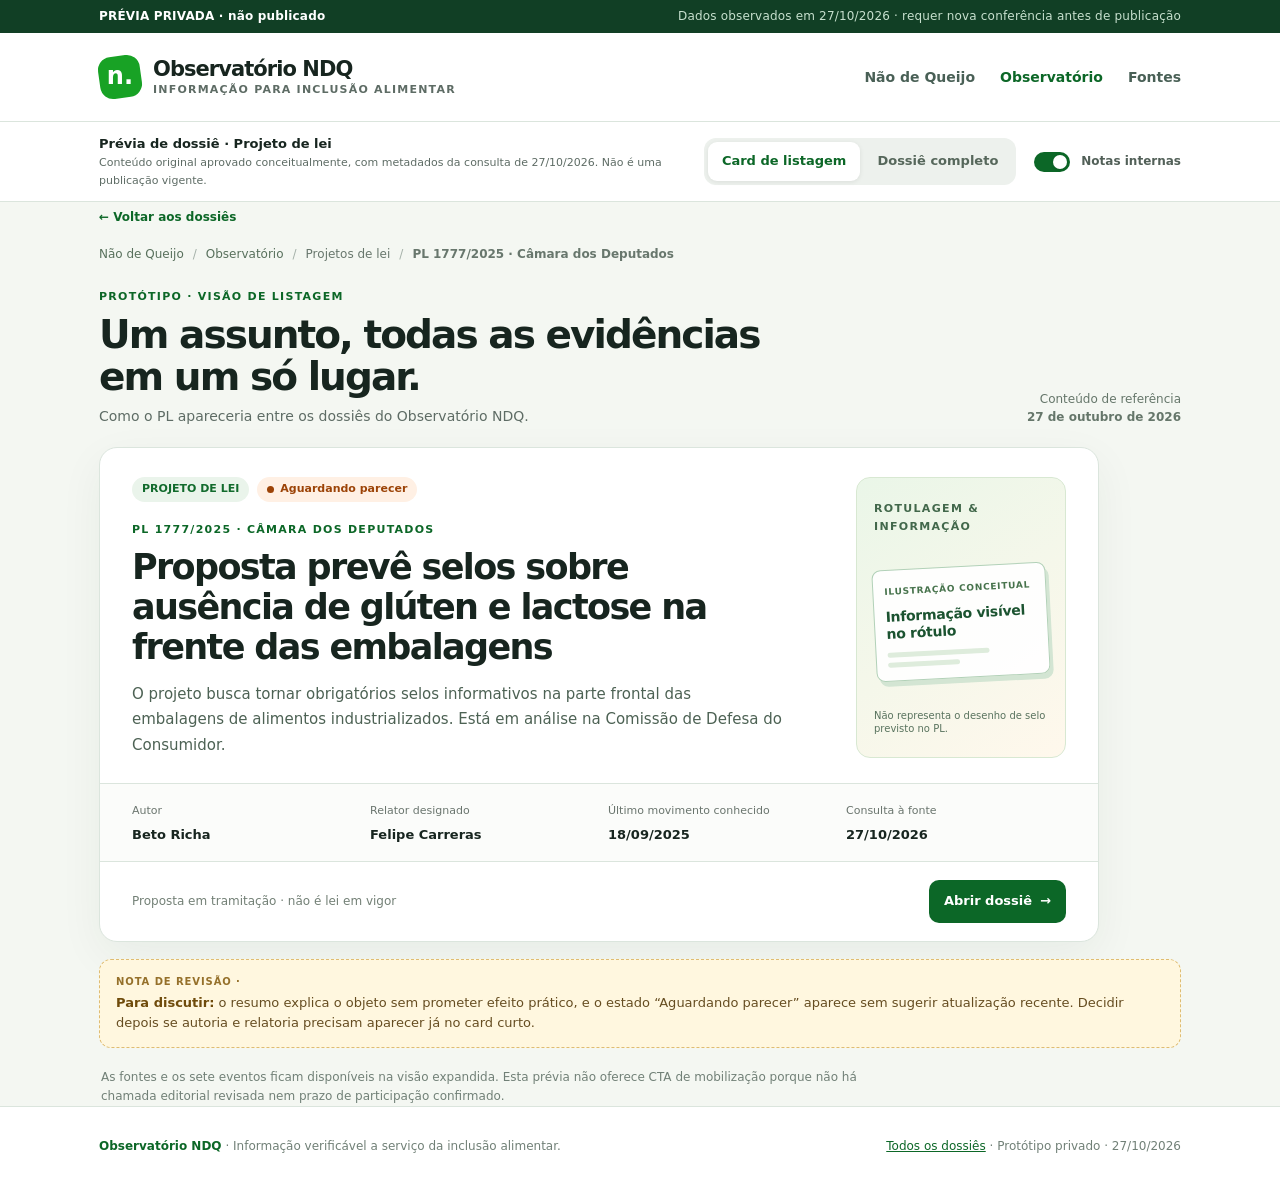
<file: observatorio/dossies/pl-1777-2025/index.html>
<!doctype html>
<html lang="pt-BR"><head><meta charset="utf-8"><meta name="viewport" content="width=device-width, initial-scale=1">
<meta name="description" content="Projeto propõe selos informativos em embalagens de alimentos industrializados. Está aguardando parecer na tramitação consultada."><meta name="robots" content="noindex, nofollow">
<title>Proposta prevê selos sobre ausência de glúten e lactose na frente das embalagens · Observatório NDQ</title>
<link rel="stylesheet" href="../../assets/dossie.css"><script defer src="../../assets/dossie.js"></script></head>
<body id="inicio" class="show-notes">
<div class="topbar"><div class="container"><strong>PRÉVIA PRIVADA · não publicado</strong><span>Dados observados em 27/10/2026 · requer nova conferência antes de publicação</span></div></div>
<header class="masthead"><div class="container mast-inner">
<a class="brand" href="../../../" aria-label="Não de Queijo, página inicial"><span class="brand-icon" aria-hidden="true"><span>n.</span></span><span class="brand-lines"><strong>Observatório NDQ</strong><small>Informação para inclusão alimentar</small></span></a>
<nav class="mastnav" aria-label="Navegação"><a href="../../../">Não de Queijo</a><a class="current" href="../../">Observatório</a><a href="#transparencia" data-switch="detail">Fontes</a></nav>
</div></header>
<div class="proto-strip"><div class="container proto-row">
<div class="proto-name"><strong>Prévia de dossiê · Projeto de lei</strong><small>Conteúdo original aprovado conceitualmente, com metadados da consulta de 27/10/2026. Não é uma publicação vigente.</small></div>
<div class="proto-controls"><div class="segmented" role="tablist" aria-label="Formato de visualização">
<button id="tab-card" role="tab" aria-selected="true" aria-controls="view-card" tabindex="0" data-view="card">Card de listagem</button>
<button id="tab-detail" role="tab" aria-selected="false" aria-controls="view-detail" tabindex="-1" data-view="detail">Dossiê completo</button>
</div><label class="toggle"><input type="checkbox" id="notes" checked><span>Notas internas</span></label></div>
</div></div>
<main class="container" id="conteudo"><a class="portal-back" href="../../">← Voltar aos dossiês</a>
<div class="breadcrumbs" aria-label="Caminho"><a href="../../../">Não de Queijo</a><span class="slash">/</span><a href="../../">Observatório</a><span class="slash">/</span><span>Projetos de lei</span><span class="slash">/</span><strong>PL 1777/2025 · Câmara dos Deputados</strong></div>
<section id="view-card" role="tabpanel" aria-labelledby="tab-card">
<div class="intro"><div><div class="kicker">Protótipo · visão de listagem</div><h1>Um assunto, todas as evidências em um só lugar.</h1><p>Como o PL apareceria entre os dossiês do Observatório NDQ.</p></div><div class="observation">Conteúdo de referência<br/><strong>27 de outubro de 2026</strong></div></div>
<article aria-label="Card do PL 1777 de 2025" class="shadow-card pre-card">
<div class="pre-card-main">
<div>
<div class="tags"><span class="chip proposal">PROJETO DE LEI</span><span class="chip stage"><span class="dot"></span>Aguardando parecer</span></div>
<div class="kicker" style="margin-bottom:10px">PL 1777/2025 · Câmara dos Deputados</div>
<h2>Proposta prevê selos sobre ausência de glúten e lactose na frente das embalagens</h2>
<p class="lead">O projeto busca tornar obrigatórios selos informativos na parte frontal das embalagens de alimentos industrializados. Está em análise na Comissão de Defesa do Consumidor.</p>
</div>
<div aria-label="Ilustração conceitual de informação frontal na embalagem, não um modelo oficial de selo" class="topic-visual">
<span class="side-label">Rotulagem &amp; informação</span>
<div class="proposal-shape"><em>Ilustração conceitual</em><strong>Informação visível no rótulo</strong><i></i><i></i></div>
<small>Não representa o desenho de selo previsto no PL.</small>
</div>
</div>
<div class="pre-meta"><div class="fact-pair"><span>Autor</span><strong>Beto Richa</strong></div><div class="fact-pair"><span>Relator designado</span><strong>Felipe Carreras</strong></div><div class="fact-pair"><span>Último movimento conhecido</span><strong>18/09/2025</strong></div><div class="fact-pair"><span>Consulta à fonte</span><strong>27/10/2026</strong></div></div>
<div class="pre-foot">
<span class="quiet">Proposta em tramitação · não é lei em vigor</span>
<button class="action-link" data-view="detail" type="button">Abrir dossiê <span aria-hidden="true">→</span></button>
</div>
</article>
<p class="review-note"><strong>Para discutir:</strong> o resumo explica o objeto sem prometer efeito prático, e o estado “Aguardando parecer” aparece sem sugerir atualização recente. Decidir depois se autoria e relatoria precisam aparecer já no card curto.</p>
<p class="foot-explainer">As fontes e os sete eventos ficam disponíveis na visão expandida. Esta prévia não oferece CTA de mobilização porque não há chamada editorial revisada nem prazo de participação confirmado.</p>
</section>
<section id="view-detail" role="tabpanel" aria-labelledby="tab-detail" hidden class="hide">
<div class="intro"><div><div class="kicker">Protótipo · visão expandida</div><h1>Dossiê legislativo</h1><p>Informação verificada, contextualização e limites da análise.</p></div><div class="observation">Última consulta à fonte<br/><strong>27 de outubro de 2026</strong></div></div>
<article class="shadow-card detail-hero">
<div class="tags"><span class="chip proposal">PROJETO DE LEI</span><span class="chip stage"><span class="dot"></span>Aguardando parecer</span><span class="chip neutral">Não é lei vigente</span></div>
<div class="kicker" style="margin-bottom:10px">PL 1777/2025 · Câmara dos Deputados</div>
<h2>Selos para informar ausência de glúten e lactose na frente das embalagens</h2>
<p class="lead">O projeto propõe obrigar a inclusão de selos informativos na face frontal de embalagens de alimentos industrializados. A tramitação observada está na Comissão de Defesa do Consumidor, aguardando parecer.</p>
<div class="facts-ribbon"><div class="fact-pair"><span>Autor</span><strong>Beto Richa</strong></div><div class="fact-pair"><span>Relator designado</span><strong>Felipe Carreras</strong></div><div class="fact-pair"><span>Apresentação</span><strong>22/04/2025</strong></div><div class="fact-pair"><span>Último registro</span><strong>18/09/2025</strong></div></div>
</article>
<div class="two-col">
<div class="content-stack">
<section class="shadow-card section-card" id="proposta">
<span class="kicker">01 · Informação oficial</span>
<h3>O que o projeto propõe?</h3>
<p>A proposta trata de selos informativos sobre a ausência de glúten e lactose na parte frontal de embalagens de alimentos industrializados.</p>
<blockquote class="official-quote">“Dispõe sobre a obrigatoriedade da inclusão de selos informativos sobre a ausência de glúten e lactose na parte frontal das embalagens de alimentos industrializados.”</blockquote>
<p style="margin-top:14px"><small>Texto da ementa oficial, não reprodução integral do projeto. <a href="https://dadosabertos.camara.leg.br/api/v2/proposicoes/2498778" rel="noopener noreferrer" target="_blank">Consultar registro da Câmara ↗</a></small></p>
</section>
<section class="shadow-card section-card" id="relevancia">
<span class="kicker">02 · Análise preliminar</span>
<div class="editorial-title"><h3 style="margin:0">Por que importa para inclusão alimentar?</h3><span class="chip neutral">Interpretação em revisão</span></div>
<p style="margin-top:13px">A identificação visível de características dos alimentos é um assunto potencialmente relevante para pessoas com doença celíaca, pessoas com restrições relacionadas à lactose e para o direito à informação na escolha de produtos.</p>
<p><strong>Isso não comprova que os selos propostos seriam tecnicamente suficientes ou eficazes.</strong> Os critérios de alegação, os riscos de indução ao erro e a relação com regras existentes ainda exigem exame do texto integral e das normas pertinentes.</p>
<div class="keyword-cloud"><span>Informação no rótulo</span><span>Doença celíaca</span><span>Restrições à lactose</span><span>Segurança de alimentos</span></div>
<div class="review-note"><strong>Para discutir:</strong> a relevância é uma hipótese editorial sustentada pelo objeto da proposta. Evitar manchetes como “PL garante segurança para celíacos” ou “empresas terão que usar selo”, pois nenhuma dessas conclusões decorre do estágio atual.</div>
</section>
<section class="shadow-card section-card" id="andamento">
<span class="kicker">03 · Histórico oficial</span>
<h3>O caminho do projeto até aqui</h3>
<p>Sete movimentações registradas nos dados consultados da Câmara, da apresentação ao encerramento do prazo de emendas. A sequência é reproduzida com resumos e acesso à fonte.</p>
<ol class="timeline"><li class="event-row" data-ndq-event="camara-tramitacao-local:361d895144e92286af06473c432623da40d38d6c5b74c1f4850f423184e4cbcd" data-ndq-kind="official-event">
<div class="event-line"><span class="event-dot" aria-hidden="true"></span></div>
<div class="event-content"><div class="event-meta"><time datetime="2025-04-22T15:50">22/04/2025</time><span class="micro-sep">·</span><span>MESA</span><span class="event-time" title="Horário informado pela fonte; fuso não especificado">15:50</span></div>
<h4>Apresentação de Proposição</h4><p>Apresentação do projeto de lei pelo deputado Beto Richa.</p>
<details class="event-evidence"><summary>Rastreabilidade documental</summary><p>Sequência na API: 1. ID local de controle: <code>361d895144e92286…</code> (não é identificador oficial).</p><a href="https://dadosabertos.camara.leg.br/api/v2/proposicoes/2498778/tramitacoes" target="_blank" rel="noopener noreferrer">Ver fonte oficial <span aria-hidden="true">↗</span></a></details></div></li>
<li class="event-row" data-ndq-event="camara-tramitacao-local:a9544c89e0a8efa2054ebe0d7206d00c3f63eef54e1e7732fb527607fb6ea1c6" data-ndq-kind="official-event">
<div class="event-line"><span class="event-dot" aria-hidden="true"></span></div>
<div class="event-content"><div class="event-meta"><time datetime="2025-05-27T12:21">27/05/2025</time><span class="micro-sep">·</span><span>MESA</span><span class="event-time" title="Horário informado pela fonte; fuso não especificado">12:21</span></div>
<h4>Distribuição</h4><p>Distribuição às comissões de Defesa do Consumidor, Saúde e Constituição e Justiça e de Cidadania.</p>
<details class="event-evidence"><summary>Rastreabilidade documental</summary><p>Sequência na API: 7. ID local de controle: <code>a9544c89e0a8efa2…</code> (não é identificador oficial).</p><a href="https://dadosabertos.camara.leg.br/api/v2/proposicoes/2498778/tramitacoes" target="_blank" rel="noopener noreferrer">Ver fonte oficial <span aria-hidden="true">↗</span></a></details></div></li>
<li class="event-row" data-ndq-event="camara-tramitacao-local:7350b9a8172c15022c63a229a1b5b8d6044eb680aaab170f151b648e84cc3c54" data-ndq-kind="official-event">
<div class="event-line"><span class="event-dot" aria-hidden="true"></span></div>
<div class="event-content"><div class="event-meta"><time datetime="2025-05-28T00:00">28/05/2025</time><span class="micro-sep">·</span><span>CCP</span><span class="event-time" title="Horário informado pela fonte; fuso não especificado">00:00</span></div>
<h4>Publicação de Proposição</h4><p>Encaminhamento à publicação inicial.</p>
<details class="event-evidence"><summary>Rastreabilidade documental</summary><p>Sequência na API: 13. ID local de controle: <code>7350b9a8172c1502…</code> (não é identificador oficial).</p><a href="https://dadosabertos.camara.leg.br/api/v2/proposicoes/2498778/tramitacoes" target="_blank" rel="noopener noreferrer">Ver fonte oficial <span aria-hidden="true">↗</span></a></details></div></li>
<li class="event-row" data-ndq-event="camara-tramitacao-local:1149e2973574a39572741a8660e895f84417592369199863778dc5ee531a266b" data-ndq-kind="official-event">
<div class="event-line"><span class="event-dot" aria-hidden="true"></span></div>
<div class="event-content"><div class="event-meta"><time datetime="2025-05-28T20:56">28/05/2025</time><span class="micro-sep">·</span><span>CDC</span><span class="event-time" title="Horário informado pela fonte; fuso não especificado">20:56</span></div>
<h4>Recebimento</h4><p>Recebimento na Comissão de Defesa do Consumidor.</p>
<details class="event-evidence"><summary>Rastreabilidade documental</summary><p>Sequência na API: 14. ID local de controle: <code>1149e2973574a395…</code> (não é identificador oficial).</p><a href="https://dadosabertos.camara.leg.br/api/v2/proposicoes/2498778/tramitacoes" target="_blank" rel="noopener noreferrer">Ver fonte oficial <span aria-hidden="true">↗</span></a></details></div></li>
<li class="event-row" data-ndq-event="camara-tramitacao-local:6b9a4254c0ccb6701c5e02df208bb6056764b6f3095b242fffee3356e7677929" data-ndq-kind="official-event">
<div class="event-line"><span class="event-dot" aria-hidden="true"></span></div>
<div class="event-content"><div class="event-meta"><time datetime="2025-09-03T15:40">03/09/2025</time><span class="micro-sep">·</span><span>CDC</span><span class="event-time" title="Horário informado pela fonte; fuso não especificado">15:40</span></div>
<h4>Designação de Relator(a)</h4><p>Designação do deputado Felipe Carreras (PSB-PE) como relator na CDC.</p>
<details class="event-evidence"><summary>Rastreabilidade documental</summary><p>Sequência na API: 15. ID local de controle: <code>6b9a4254c0ccb670…</code> (não é identificador oficial).</p><a href="https://dadosabertos.camara.leg.br/api/v2/proposicoes/2498778/tramitacoes" target="_blank" rel="noopener noreferrer">Ver fonte oficial <span aria-hidden="true">↗</span></a></details></div></li>
<li class="event-row" data-ndq-event="camara-tramitacao-local:b29e30cf7c27c36a7ecff47610002579582b4453e1a9dbe46bfe25516919bdf3" data-ndq-kind="official-event">
<div class="event-line"><span class="event-dot" aria-hidden="true"></span></div>
<div class="event-content"><div class="event-meta"><time datetime="2025-09-04T00:00">04/09/2025</time><span class="micro-sep">·</span><span>CDC</span><span class="event-time" title="Horário informado pela fonte; fuso não especificado">00:00</span></div>
<h4>Abertura de Prazo</h4><p>Abertura do prazo de emendas.</p>
<details class="event-evidence"><summary>Rastreabilidade documental</summary><p>Sequência na API: 16. ID local de controle: <code>b29e30cf7c27c36a…</code> (não é identificador oficial).</p><a href="https://dadosabertos.camara.leg.br/api/v2/proposicoes/2498778/tramitacoes" target="_blank" rel="noopener noreferrer">Ver fonte oficial <span aria-hidden="true">↗</span></a></details></div></li>
<li class="event-row" data-ndq-event="camara-tramitacao-local:b55c479d3c4f6775f04a13f7c1ddad4716228495850c01c317103811b4ac72e6" data-ndq-kind="official-event">
<div class="event-line"><span class="event-dot" aria-hidden="true"></span></div>
<div class="event-content"><div class="event-meta"><time datetime="2025-09-18T12:59">18/09/2025</time><span class="micro-sep">·</span><span>CDC</span><span class="event-time" title="Horário informado pela fonte; fuso não especificado">12:59</span></div>
<h4>Encerramento de Prazo</h4><p>Encerramento do prazo de emendas, sem apresentação de emendas conforme página da Câmara.</p>
<details class="event-evidence"><summary>Rastreabilidade documental</summary><p>Sequência na API: 17. ID local de controle: <code>b55c479d3c4f6775…</code> (não é identificador oficial).</p><a href="https://dadosabertos.camara.leg.br/api/v2/proposicoes/2498778/tramitacoes" target="_blank" rel="noopener noreferrer">Ver fonte oficial <span aria-hidden="true">↗</span></a></details></div></li></ol>
<div class="review-note"><strong>Atenção:</strong> os horários reproduzem a API sem fuso horário explícito. Os sete eventos são os encontrados nesse endpoint e recorte, não homologação da completude de todo o histórico legislativo.</div>
</section>
<section class="shadow-card section-card" id="agentes">
<span class="kicker">04 · Agentes envolvidos</span>
<h3>Quem participa do processo?</h3>
<div class="actor-list"><div class="actor"><div class="role">Autoria</div><strong>Beto Richa</strong>
<p>Nome informado no registro oficial de autoria; filiação partidária à época não verificada neste dossiê. <a href="https://dadosabertos.camara.leg.br/api/v2/proposicoes/2498778/autores" target="_blank" rel="noopener noreferrer">Conferir registro <span aria-hidden="true">↗</span></a></p></div>
<div class="actor"><div class="role">Relatoria na CDC</div><strong>Felipe Carreras</strong>
<p>Designação documentada em 03/09/2025; filiação à época não inferida. <a href="https://dadosabertos.camara.leg.br/api/v2/proposicoes/2498778/tramitacoes" target="_blank" rel="noopener noreferrer">Conferir registro <span aria-hidden="true">↗</span></a></p></div></div>
<div class="review-note"><strong>Critério editorial:</strong> informar partido, função e data a partir do registro próprio; não atribuir decisões aos parlamentares sem documento correspondente.</div>
</section>
<section class="shadow-card section-card" id="conexoes">
<span class="kicker">05 · Assuntos conectados</span>
<h3>Há iniciativas sobre o mesmo tema?</h3>
<p>A agenda regulatória 2026–2027 da Anvisa também aborda informação sobre ausência de glúten em alimentos. Esta é uma relação <strong>temática</strong>, não uma tramitação conjunta ou dependência jurídica demonstrada.</p>
<div class="related"><strong>Anvisa · Tema AR2627-3.2</strong><p>Regulamentação da rotulagem de ausência de glúten em alimentos.</p><a href="https://www.gov.br/anvisa/pt-br/assuntos/regulamentacao/agenda-regulatoria/agenda-2026-2027/lista-final-de-temas" rel="noopener noreferrer" target="_blank">Ver agenda oficial ↗</a></div>
<div class="related"><strong>TAP nº 9/2026 · Anvisa</strong><p>Referência ao processo 25351.901604/2026-63 e à previsão de realização de consulta pública. Não indica que exista consulta aberta neste momento.</p><a href="https://anvisalegis.datalegis.net/action/ActionDatalegis.php?acao=abrirTextoAto&amp;cod_menu=9381&amp;cod_modulo=631&amp;link=S&amp;numeroAto=00000009&amp;orgao=ANVISA%2FMS&amp;seqAto=222&amp;tipo=TAP&amp;valorAno=2026" rel="noopener noreferrer" target="_blank">Consultar termo oficial ↗</a></div>
</section>
<section class="shadow-card section-card" id="pendencias">
<span class="kicker">06 · Perguntas abertas</span>
<h3>O que ainda precisamos verificar?</h3>
<p>Estas questões orientam a análise antes de interpretar impactos da proposta.</p>
<ul class="question-list"><li>Quais critérios técnicos definiriam a “ausência” de glúten e lactose?</li><li>Como os selos propostos se relacionariam com normas sanitárias e a legislação já existente?</li><li>Como a proposta trataria contaminação cruzada, limites de detecção e clareza visual?</li><li>Que efeitos e custos poderia produzir para fabricantes e consumidores?</li><li>O texto integral traz disposições relevantes que não aparecem na ementa?</li></ul>
<div class="review-note"><strong>Não afirmar ainda:</strong> vigência, obrigação atual, impacto econômico, segurança garantida, efetividade dos selos ou abertura de consulta pública sem comprovação específica.</div>
</section>
<section class="shadow-card section-card" id="transparencia">
<span class="kicker">07 · Transparência</span>
<h3>Fontes e critérios de verificação</h3>
<p>As informações factuais deste protótipo foram organizadas a partir do dossiê laboratorial v0.2, elaborado com dados oficiais consultados em 27/10/2026. O inteiro teor não passou por reanálise jurídica nesta etapa.</p>
<ul class="source-list"><li class="source-row" data-ndq-source="camara-proposicao">
<span class="source-mark" aria-hidden="true">↗</span><div><a href="https://dadosabertos.camara.leg.br/api/v2/proposicoes/2498778" target="_blank" rel="noopener noreferrer">Registro da proposição <span aria-hidden="true">↗</span></a>
<p>Identidade, ementa e situação processual</p><small>Consultado 27/10/2026</small></div></li>
<li class="source-row" data-ndq-source="camara-autores">
<span class="source-mark" aria-hidden="true">↗</span><div><a href="https://dadosabertos.camara.leg.br/api/v2/proposicoes/2498778/autores" target="_blank" rel="noopener noreferrer">Autoria oficial <span aria-hidden="true">↗</span></a>
<p>Autores registrados na API</p><small>Consultado 27/10/2026</small></div></li>
<li class="source-row" data-ndq-source="camara-tramitacoes">
<span class="source-mark" aria-hidden="true">↗</span><div><a href="https://dadosabertos.camara.leg.br/api/v2/proposicoes/2498778/tramitacoes" target="_blank" rel="noopener noreferrer">Movimentações da Câmara <span aria-hidden="true">↗</span></a>
<p>Eventos do processo registrados pela API oficial</p><small>Consultado 27/10/2026</small></div></li>
<li class="source-row" data-ndq-source="camara-historico">
<span class="source-mark" aria-hidden="true">↗</span><div><a href="https://www.camara.leg.br/proposicoesWeb/prop_imp?idProposicao=2498778&amp;ord=1&amp;tp=completa" target="_blank" rel="noopener noreferrer">Histórico completo na Câmara <span aria-hidden="true">↗</span></a>
<p>Conferência pública das tramitações e relatoria</p><small>Consultado 27/10/2026</small></div></li>
<li class="source-row" data-ndq-source="camara-inteiro-teor">
<span class="source-mark" aria-hidden="true">↗</span><div><a href="https://www.camara.leg.br/proposicoesWeb/prop_mostrarintegra?codteor=2889209" target="_blank" rel="noopener noreferrer">Inteiro teor do PL <span aria-hidden="true">↗</span></a>
<p>Texto integral indicado na ficha oficial; não reanalisado nesta rodada</p><small>Leitura integral pendente · Conteúdo não reanalisado nesta versão</small></div></li></ul>
<p class="disclaimer" style="margin-top:20px">Este é um protótipo interno. A presença de uma proposta não expressa apoio ou oposição partidária, nem equivale a recomendação de mobilização. A avaliação de impactos e a revisão editorial final estão pendentes.</p>
</section>
</div>
<aside aria-label="Painel de acompanhamento" class="aside-stack">
<div class="shadow-card aside-card"><h3>Situação do projeto</h3><div class="status-detail"><span class="overline">Última consulta à Câmara</span><strong>Aguardando Parecer</strong><small>Situação oficial observada em 27/10/2026</small></div><p>Última movimentação observada: <strong>18/09/2025</strong>.<br/>Consulta aos dados: <strong>27/10/2026</strong>.</p><a class="action-link" href="https://www.camara.leg.br/proposicoesWeb/prop_imp?idProposicao=2498778&amp;ord=1&amp;tp=completa" rel="noopener noreferrer" target="_blank">Tramitação oficial <span aria-hidden="true">↗</span></a></div>
<div class="shadow-card aside-card"><h3>Como ler este dossiê</h3><ul class="verification-list"><li><span class="verify-symbol">✓</span><span>Identidade, situação e autoria verificadas em fontes oficiais.</span></li><li><span class="verify-symbol">✓</span><span>Sete eventos organizados com rastreabilidade.</span></li><li><span class="verify-symbol wait">◷</span><span>Relevância e impacto: análise preliminar, ainda não aprovada.</span></li><li><span class="verify-symbol wait">◷</span><span>Inteiro teor e compatibilidade normativa: revisão pendente.</span></li></ul></div>
<div class="shadow-card aside-card"><h3>Neste dossiê</h3><nav aria-label="Seções" class="contents-links"><a href="#proposta">O que propõe</a><a href="#relevancia">Por que importa</a><a href="#andamento">Linha do tempo</a><a href="#agentes">Agentes envolvidos</a><a href="#conexoes">Assuntos conectados</a><a href="#pendencias">Perguntas abertas</a><a href="#transparencia">Fontes oficiais</a></nav></div>
</aside>
</div>
</section>
</main><footer><div class="container footer-content"><span><strong>Observatório NDQ</strong> · Informação verificável a serviço da inclusão alimentar.</span><span><a href="../../">Todos os dossiês</a> · Protótipo privado · 27/10/2026</span></div></footer>
</body></html>
</file>
<file: styles.css>
:root {
  --brand-green: #18A225;
  --brand-orange: #FF5400;
  --brand-red: #F43535;
  --ink: #141210;
}

* {
  box-sizing: border-box;
}

html,
body {
  margin: 0;
  min-height: 100%;
}

body {
  min-height: 100vh;
  background: var(--brand-orange);
  color: var(--ink);
  font-family: system-ui, -apple-system, BlinkMacSystemFont, "Segoe UI", sans-serif;
}

.page {
  min-height: 100vh;
  display: grid;
  place-content: center;
  justify-items: center;
  gap: clamp(1.25rem, 2.7vw, 3rem);
  padding: clamp(1.5rem, 5vw, 4rem);
  text-align: center;
}

.logo {
  display: block;
  width: min(55vw, 40rem);
  height: auto;
}

.statement {
  margin: 0;
  max-width: 32ch;
  font-size: clamp(1.7rem, 3.5vw, 3rem);
  font-weight: 500;
  line-height: 1.2;
  letter-spacing: -0.02em;
}

@media (max-width: 600px) {
  .page {
    gap: 2.5rem;
  }

  .logo {
    width: min(78vw, 22rem);
  }
}


/* MVP v0.1: only additional navigation, leaving the original institutional home intact. */
.ndq-destinations{display:flex;flex-wrap:wrap;justify-content:center;gap:.9rem;margin-top:.2rem}
.ndq-destination{display:inline-flex;align-items:center;gap:1.2rem;border:2px solid #151a10;border-radius:999px;padding:.8rem 1.4rem;color:#171710;text-decoration:none;font-size:clamp(.95rem,1.6vw,1.1rem);font-weight:720;background:rgba(255,255,255,.13);transition:background .18s,transform .18s}
.ndq-destination:hover{background:#fff;transform:translateY(-2px)}
.ndq-destination:focus-visible{outline:3px solid white;outline-offset:3px}
.ndq-destination span{font-size:1.2em}
@media(max-width:600px){.ndq-destinations{gap:.7rem}.ndq-destination{min-width:min(100%,275px);justify-content:space-between}}
</file>
<file: observatorio/assets/observatorio.css>
/* Site v0.1 — shell do Observatório, usando a identidade dos três protótipos aprovados. */
:root{--brand:#18A225;--brand-dark:#0c6727;--orange:#FF5400;--ink:#17251f;--muted:#586b5e;--bg:#f4f7f2;--line:#dbe5dd;--shadow:0 16px 45px #25442a0d}
*{box-sizing:border-box}html{scroll-behavior:smooth}body{margin:0;font:16px/1.58 system-ui,-apple-system,"Segoe UI",sans-serif;background:var(--bg);color:var(--ink);-webkit-font-smoothing:antialiased}
a{color:var(--brand-dark)}a:hover{color:var(--orange)}:focus-visible{outline:3px solid var(--orange);outline-offset:3px}
.container{max-width:1130px;padding:0 24px;margin:0 auto}.topbar{background:#113f25;color:#e6f3e7;font-size:12px;padding:7px 0}.topbar .container{display:flex;justify-content:space-between;gap:16px}
.masthead{background:#fff;border-bottom:1px solid var(--line)}.mast-inner{min-height:86px;display:flex;align-items:center;justify-content:space-between;gap:16px}.brand{display:flex;align-items:center;gap:12px;text-decoration:none;color:var(--ink)}.brand-symbol{display:grid;place-items:center;background:var(--brand);color:white;width:42px;height:42px;border-radius:13px;font-weight:900;font-size:22px;transform:rotate(-8deg)}.brand-symbol span{transform:rotate(8deg)}.brand-name{font-weight:840;font-size:21px;letter-spacing:-.045em;line-height:1.12}.brand-name small{display:block;color:#6d7d72;font-size:10px;letter-spacing:.12em;text-transform:uppercase;margin-top:5px}.mastnav{display:flex;gap:20px;font-weight:700;font-size:13px}.mastnav a{text-decoration:none;color:#496056}.mastnav a:hover,.mastnav .active{color:var(--brand-dark)}
main{padding-bottom:85px}.hero{padding:53px 0 36px}.eyebrow{font-size:11px;letter-spacing:.14em;text-transform:uppercase;font-weight:850;color:var(--brand-dark)}.hero h1{font-weight:850;font-size:clamp(32px,4.6vw,54px);max-width:830px;letter-spacing:-.055em;line-height:1.1;margin:12px 0 17px}.hero p{font-size:17px;max-width:720px;color:var(--muted);margin:0}.hero .observation{margin-top:20px;font-size:12px;color:#65776a;border-left:3px solid var(--brand);padding-left:12px}
.controls{background:white;border:1px solid var(--line);border-radius:15px;padding:15px;display:flex;justify-content:space-between;gap:14px;flex-wrap:wrap;align-items:center}.filters{display:flex;gap:8px;flex-wrap:wrap}.filter{background:#eff2ed;border:1px solid transparent;border-radius:100px;padding:8px 13px;font-size:12px;font-weight:760;color:#53695a;cursor:pointer}.filter[aria-pressed="true"]{background:#e8f5e6;border-color:#9fcc9f;color:#1b6d33}.filter:hover{border-color:#8da998}.search{display:flex;align-items:center;gap:8px}.search label{color:#65746b;font-size:12px;font-weight:650}.search input{width:min(260px,60vw);border-radius:10px;border:1px solid #ceddd1;font:inherit;padding:9px 12px;font-size:13px;color:#1a3121}.count{font-size:12px;color:var(--muted);margin:13px 2px 17px}
.card-grid{display:grid;grid-template-columns:repeat(3,minmax(0,1fr));gap:19px;align-items:stretch}.dossier-card{min-width:0;background:#fff;border:1px solid var(--line);border-radius:17px;box-shadow:var(--shadow);display:flex;flex-direction:column;overflow:hidden}.card-top{min-height:108px;padding:17px 19px;background:linear-gradient(145deg,#eaf7e8,#f6faef 67%,#fff2e6);display:flex;flex-direction:column;justify-content:space-between}.card-group{align-self:flex-start;font-size:10px;color:#1c743a;letter-spacing:.075em;text-transform:uppercase;font-weight:850}.card-topic{font-size:12px;color:#43654c;font-weight:670}.card-main{padding:22px 20px 15px;flex:1}.card-code{font-size:11px;color:#62816c;font-weight:800;letter-spacing:.015em}.dossier-card h2{font-size:20px;line-height:1.3;letter-spacing:-.035em;margin:9px 0 11px}.dossier-card .summary{font-size:13px;line-height:1.65;color:#52665a;margin:0}.card-bottom{padding:16px 20px 18px;border-top:1px solid #e8eee6;display:flex;flex-direction:column;gap:11px}.status-pill{display:inline-flex;align-self:flex-start;background:#fff0e4;border-radius:100px;color:#8c450d;padding:4px 9px;font-size:11px;font-weight:790}.card-footer{display:flex;justify-content:space-between;gap:10px;align-items:end}.card-date{color:#78857b;font-size:10px}.card-link{text-decoration:none;display:inline-flex;gap:8px;align-items:center;font-size:12px;font-weight:850;color:#146a30}.card-link:hover{text-decoration:underline}
.empty{border:1px dashed #b5cbb8;padding:27px;text-align:center;border-radius:15px;color:#52635a}.editorial-note{margin-top:34px;padding:25px 29px;background:#fff;border:1px solid var(--line);border-radius:15px}.editorial-note h2{font-size:20px;letter-spacing:-.035em;margin:0 0 10px}.editorial-note p{color:var(--muted);margin:0;font-size:14px;line-height:1.7}.editorial-note p+p{margin-top:10px}.editorial-note a{font-weight:750}.foot{background:#fff;border-top:1px solid var(--line);padding:30px 0;font-size:12px;color:#697b6f}.foot .container{display:flex;justify-content:space-between;gap:18px;flex-wrap:wrap}
[hidden]{display:none!important}
@media(max-width:950px){.card-grid{grid-template-columns:repeat(2,minmax(0,1fr))}}@media(max-width:650px){.container{padding:0 16px}.mast-inner{min-height:75px}.mastnav{gap:12px;font-size:12px}.mastnav a:nth-child(1){display:none}.brand-name{font-size:18px}.brand-name small{font-size:9px}.brand-symbol{width:37px;height:37px}.topbar .container span{display:none}.hero{padding:36px 0 25px}.hero h1{font-size:34px}.hero p{font-size:15px}.controls{align-items:stretch}.filters{width:100%}.search{flex:1}.search input{flex:1;width:100%}.card-grid{grid-template-columns:1fr}.card-top{min-height:92px}.editorial-note{padding:20px}}
@media(prefers-reduced-motion:reduce){html{scroll-behavior:auto}}
</file>
<file: observatorio/assets/dossie.css>
:root { color-scheme: light; --brand:#18A225; --brand-dark:#0c6727; --brand-ink:#104d25; --orange:#FF5400; --orange-soft:#fff1e7; --red:#F43535; --ink:#17251f; --muted:#5e6c65; --line:#dbe5dd; --background:#f4f7f2; --surface:#fff; --soft:#ebf3ea; --shadow:0 14px 45px rgba(25,53,33,.055); --radius:18px; --width:1130px }
    *, *:before,*:after {box-sizing:border-box}
    html{scroll-behavior:smooth}
    body{margin:0;background:var(--background);color:var(--ink);font:16px/1.58 system-ui,-apple-system,'Segoe UI',Roboto,Arial,sans-serif;-webkit-font-smoothing:antialiased}
    button, input{font:inherit} a{color:var(--brand-dark)} a:hover{text-decoration-color:var(--orange)}
    :focus-visible{outline:3px solid var(--orange);outline-offset:3px}
    .container{max-width:var(--width);padding:0 24px;margin:0 auto}
    .topbar{background:#113f25;color:#daeadc;padding:7px 0;font-size:12px;letter-spacing:.015em}
    .topbar .container{display:flex;justify-content:space-between;gap:10px;align-items:center}
    .topbar strong{font-weight:700;color:#fff}.topbar span{color:#c7e0ce}
    .masthead{background:#fff;border-bottom:1px solid var(--line)}
    .mast-inner{min-height:88px;display:flex;align-items:center;justify-content:space-between;gap:20px}
    .brand{display:flex;align-items:center;gap:12px;color:var(--ink);text-decoration:none}
    .brand-icon{height:42px;width:42px;display:grid;place-items:center;background:var(--brand);color:#fff;border-radius:13px;transform:rotate(-8deg);font-size:24px;font-weight:900;line-height:1}
    .brand-icon span{transform:rotate(8deg);margin-top:-3px}
    .brand-lines{display:flex;flex-direction:column;line-height:1.15;gap:3px}
    .brand-lines strong{font-size:21px;letter-spacing:-.045em;font-weight:850}
    .brand-lines small{font-size:11px;color:var(--muted);font-weight:750;letter-spacing:.11em;text-transform:uppercase}
    .mastnav{display:flex;align-items:center;gap:25px;font-size:14px;font-weight:680}
    .mastnav a{text-decoration:none;color:#496056}.mastnav a.current{color:var(--brand-dark)}.mastnav a:hover{color:var(--orange)}
    .proto-strip{background:#fff;border-bottom:1px solid var(--line)}
    .proto-row{display:flex;align-items:center;justify-content:space-between;gap:15px;min-height:76px;padding-top:12px;padding-bottom:12px;flex-wrap:wrap}
    .proto-name{display:flex;flex-direction:column}.proto-name strong{font-size:13px}.proto-name small{font-size:11px;color:var(--muted)}
    .proto-controls{display:flex;align-items:center;gap:14px;flex-wrap:wrap}
    .segmented{display:flex;gap:3px;background:#edf1ed;padding:4px;border-radius:12px}
    .segmented button{border:0;border-radius:9px;background:transparent;color:#56675b;font-size:13px;font-weight:700;padding:9px 14px;cursor:pointer}
    .segmented button[aria-selected="true"]{background:white;color:var(--brand-dark);box-shadow:0 1px 5px rgba(0,0,0,.08)}
    .toggle{display:flex;align-items:center;gap:8px;font-size:12px;color:#526058;font-weight:650;cursor:pointer}
    .toggle input{appearance:none;width:36px;height:20px;background:#b9c5bc;border-radius:20px;position:relative;cursor:pointer;transition:background .15s}
    .toggle input:checked{background:var(--brand-dark)}.toggle input:after{content:'';width:14px;height:14px;position:absolute;top:3px;left:3px;background:white;border-radius:50%;transition:transform .15s;box-shadow:0 1px 3px #0002}.toggle input:checked:after{transform:translateX(16px)}
    main{padding-top:34px;padding-bottom:90px}.breadcrumbs{display:flex;gap:9px;font-size:12px;align-items:center;color:#68776d;margin:0 0 24px}
    .breadcrumbs a{text-decoration:none;color:#58705c}.breadcrumbs .slash{color:#a5b1a9}
    .kicker{font-size:11px;font-weight:850;text-transform:uppercase;letter-spacing:.115em;color:var(--brand-dark)}
    .intro{display:flex;justify-content:space-between;align-items:end;gap:25px;margin-bottom:20px}
    .intro h1{font-size:clamp(26px,3.3vw,39px);line-height:1.1;letter-spacing:-.05em;margin:8px 0 6px;font-weight:840;max-width:720px}
    .intro p{color:var(--muted);margin:0;font-size:14px}.observation{font-size:12px;color:#65766a;text-align:right;min-width:185px}
    .shadow-card{border:1px solid var(--line);box-shadow:var(--shadow);background:var(--surface);border-radius:var(--radius)}
    .chip{font-size:11px;font-weight:800;display:inline-flex;align-items:center;gap:6px;padding:5px 10px;border-radius:999px;white-space:nowrap;line-height:1.3}
    .chip.proposal{background:#eaf4eb;color:#126b2d}.chip.stage{background:#fff0e4;color:#9c4307}.chip.neutral{background:#eef1f0;color:#58675f}
    .dot{display:inline-block;width:7px;height:7px;border-radius:50%;background:currentColor;flex:none}
    .pre-card{overflow:hidden;max-width:1000px}.pre-card-main{display:grid;grid-template-columns:1fr 210px;gap:25px;padding:29px 32px 25px}
    .pre-card .tags,.detail-hero .tags{display:flex;align-items:center;flex-wrap:wrap;gap:8px;margin-bottom:19px}
    .pre-card h2{font-size:clamp(25px,2.8vw,35px);line-height:1.14;letter-spacing:-.047em;margin:0 0 14px;max-width:640px}
    .pre-card .lead{font-size:15px;line-height:1.7;color:#4d6254;max-width:650px;margin:0}
    .topic-visual{background:linear-gradient(145deg,#eaf6e8 0%,#fff8ec 100%);border:1px solid #d8e8d2;border-radius:14px;padding:22px 17px;display:flex;flex-direction:column;justify-content:space-between;min-height:220px}
    .topic-visual .side-label{font-size:11px;letter-spacing:.12em;color:#42684b;font-weight:800;text-transform:uppercase}
    .topic-visual .proposal-shape{border:1px solid #b2d1b8;background:#ffffffed;padding:14px 11px 13px;border-radius:9px;box-shadow:3px 5px 0 #d3e5d3;transform:rotate(-3deg)}
    .proposal-shape em{font-style:normal;display:block;font-size:9px;font-weight:800;letter-spacing:.08em;color:#47734c;text-transform:uppercase;margin-bottom:10px}
    .proposal-shape strong{display:block;font-size:14px;line-height:1.17;letter-spacing:-.02em;color:#1b5330}
    .proposal-shape i{display:block;height:5px;width:68%;background:#deecdc;border-radius:3px;margin-top:11px}.proposal-shape i+ i{width:48%;margin-top:5px}
    .topic-visual small{color:#59735e;font-size:10px;line-height:1.3}
    .pre-meta{display:flex;gap:18px;flex-wrap:wrap;padding:18px 32px;border-top:1px solid var(--line);background:#fbfcfa}
    .fact-pair{display:flex;gap:6px;flex-direction:column;min-width:145px;flex:1}
    .fact-pair span{font-size:11px;color:#6a756e}.fact-pair strong{font-size:13px;font-weight:760;line-height:1.35}
    .pre-foot{display:flex;align-items:center;justify-content:space-between;gap:15px;padding:18px 32px;border-top:1px solid var(--line);flex-wrap:wrap}
    .text-link{font-size:13px;font-weight:800;display:inline-flex;gap:9px;align-items:center;text-decoration:none;color:var(--brand-dark)}
    .action-link{border:0;background:var(--brand-dark);color:white;text-decoration:none;padding:11px 15px;border-radius:10px;font-size:13px;font-weight:750;cursor:pointer;display:inline-flex;gap:8px;align-items:center}
    .action-link:hover{background:#094e1e;text-decoration:none}
    .quiet{font-size:12px;color:#738076}
    .review-note{background:#fff7df;border:1px dashed #dfbc71;border-radius:12px;padding:14px 16px;margin:17px 0;color:#664d21;font-size:13px;line-height:1.55}
    .review-note strong{color:#6f4b0b}.review-note::before{content:'NOTA DE REVISÃO · ';display:block;font-size:10px;letter-spacing:.09em;font-weight:850;color:#95702a;margin-bottom:4px}
    body:not(.show-notes) .review-note{display:none}
    .foot-explainer{font-size:12px;color:#718077;margin:20px 2px 0;max-width:800px}
    .detail-hero{padding:33px 36px 30px;position:relative;overflow:hidden}
    .detail-hero:before{content:'';position:absolute;left:0;top:0;bottom:0;width:6px;background:var(--brand)}
    .detail-hero h2{font-size:clamp(30px,3.5vw,43px);line-height:1.11;letter-spacing:-.048em;max-width:850px;margin:0 0 17px}
    .detail-hero .lead{font-size:17px;color:#4c6254;max-width:760px;margin:0 0 24px}
    .facts-ribbon{display:flex;gap:18px;justify-content:space-between;border-top:1px solid var(--line);padding-top:20px;flex-wrap:wrap}
    .facts-ribbon .fact-pair{min-width:160px}.facts-ribbon .fact-pair strong{font-size:14px}
    .two-col{display:grid;grid-template-columns:minmax(0,1fr) 290px;gap:24px;align-items:start;margin-top:25px}
    .content-stack{display:flex;flex-direction:column;gap:18px;min-width:0}
    .section-card{padding:28px 30px;scroll-margin-top:24px}
    .section-card h3{margin:0 0 13px;font-size:21px;line-height:1.2;letter-spacing:-.03em}
    .section-card p{margin:0 0 12px;color:#4d5d53;font-size:14px;line-height:1.7}
    .section-card p:last-child{margin-bottom:0}.section-card .kicker{margin-bottom:11px;display:block}
    .official-quote{margin:19px 0 0;padding:18px 20px;background:#f2f8f1;border-left:3px solid var(--brand);border-radius:0 12px 12px 0;font-size:15px;line-height:1.7;font-weight:550;color:#2e4835}
    .editorial-title{display:flex;align-items:center;gap:9px;flex-wrap:wrap}.editorial-title .chip{font-size:10px}
    .keyword-cloud{display:flex;gap:7px;flex-wrap:wrap;margin-top:17px}.keyword-cloud span{font-size:11px;color:#476c50;border:1px solid #cde1ce;background:#f5fbf3;padding:5px 10px;border-radius:20px}
    .timeline{list-style:none;padding:0;margin:24px 0 0}
    .event-row{display:grid;grid-template-columns:24px 1fr;gap:12px}.event-line{display:flex;align-items:center;flex-direction:column}.event-dot{height:13px;width:13px;border-radius:50%;border:3px solid #b1d8b8;background:var(--brand-dark);margin-top:5px;z-index:1}
    .event-line:after{content:'';display:block;width:2px;background:#d5e4d7;flex:1;min-height:25px;margin:-1px 0 0}.event-row:last-child .event-line:after{background:transparent}
    .event-content{padding-bottom:23px}.event-row:last-child .event-content{padding-bottom:0}.event-meta{display:flex;align-items:center;gap:8px;font-size:11px;color:#617067;flex-wrap:wrap}
    .event-meta time{font-weight:850;color:var(--brand-dark)}.event-time{margin-left:auto;color:#88968b}.micro-sep{color:#b3c0b5}.event-content h4{font-size:15px;letter-spacing:-.018em;margin:4px 0 3px}
    .event-content p{font-size:13px;line-height:1.52;margin:0;color:#526256}.event-evidence{margin-top:7px;font-size:12px}.event-evidence summary{color:#577e60;cursor:pointer;font-weight:650;width:max-content;max-width:100%}.event-evidence p{font-size:11px;margin:6px 0 4px}.event-evidence a{font-size:11px}.event-evidence code{overflow-wrap:anywhere}
    .actor-list{display:grid;grid-template-columns:repeat(2,minmax(0,1fr));gap:13px}
    .actor{border:1px solid #e3ebe4;border-radius:12px;padding:16px;background:#fbfdfb}.actor .role{color:#597d60;text-transform:uppercase;letter-spacing:.08em;font-size:10px;font-weight:850;margin-bottom:5px}.actor strong{font-size:15px}.actor p{font-size:12px;margin:7px 0 0}
    .related{border:1px solid #dce8df;border-radius:12px;background:#f6faf6;padding:18px 19px;margin:15px 0}.related strong{display:block;font-size:14px}.related p{font-size:12px;margin:5px 0 7px}.related a{font-size:12px;font-weight:750}
    .question-list{margin:16px 0 0;padding-left:20px;color:#485b4e}.question-list li{margin:0 0 10px;font-size:13px}.question-list li::marker{color:var(--brand-dark)}
    .source-list{list-style:none;padding:0;margin:16px 0 0}.source-row{display:flex;gap:12px;align-items:start;padding:14px 0;border-top:1px solid #e8eee9}.source-mark{width:27px;height:27px;flex:none;display:grid;place-items:center;border-radius:8px;background:#e8f3e9;color:var(--brand-dark);font-size:13px;font-weight:800}.source-row a{font-size:13px;font-weight:750;text-decoration:none}.source-row p{font-size:12px;margin:1px 0 1px}.source-row small{font-size:11px;color:#78867b}
    .aside-stack{display:flex;flex-direction:column;gap:15px;position:sticky;top:22px}.aside-card{padding:20px 21px}.aside-card h3{font-size:15px;margin:0 0 13px;letter-spacing:-.02em}.aside-card p{font-size:12px;color:#54665b;margin:0 0 13px}.aside-card .action-link{width:100%;justify-content:center;margin-top:6px}
    .status-detail{padding:15px;border-radius:12px;background:#eef8ed;border:1px solid #d3e6d3;margin:12px 0}.status-detail .overline{display:block;font-size:10px;font-weight:800;color:#5f7665;letter-spacing:.08em;text-transform:uppercase}.status-detail strong{font-size:17px;line-height:1.35;display:block;margin:4px 0;color:#16582d}.status-detail small{font-size:11px;color:#566c5e}
    .verification-list{list-style:none;padding:0;margin:0}.verification-list li{display:flex;align-items:start;gap:9px;padding:8px 0;font-size:12px;color:#4a5a50;border-top:1px solid #edf1ed}.verification-list li:first-child{border-top:0}.verify-symbol{font-size:13px;color:var(--brand-dark);font-weight:900}.verify-symbol.wait{color:#9d691e}
    .contents-links{display:flex;flex-direction:column;gap:10px}.contents-links a{text-decoration:none;color:#496b53;font-size:12px;font-weight:640}.contents-links a:hover{color:var(--orange)}
    .disclaimer{padding:16px;border:1px solid #e0e6db;background:#f8faf5;border-radius:12px;font-size:12px;color:#59675c;line-height:1.6;margin:0}
    footer{border-top:1px solid var(--line);background:#fff;padding:30px 0;color:#718077;font-size:12px}.footer-content{display:flex;justify-content:space-between;gap:12px;flex-wrap:wrap}footer strong{color:var(--brand-dark)}
    .hide{display:none!important}
    @media(max-width:850px){.two-col{grid-template-columns:1fr}.aside-stack{position:static;display:grid;grid-template-columns:repeat(2,1fr)}.aside-stack .aside-card:first-child{grid-column:span 2}.pre-card-main{grid-template-columns:1fr 190px}.intro{align-items:start}}
    @media(max-width:640px){.container{padding-left:16px;padding-right:16px}.mast-inner{min-height:72px}.mastnav{gap:12px;font-size:12px}.mastnav a:first-child{display:none}.brand-icon{height:37px;width:37px}.brand-lines strong{font-size:18px}.brand-lines small{font-size:9px}.topbar .container{display:block}.topbar span{display:none}.proto-row{align-items:start}.proto-controls{width:100%;justify-content:space-between}.segmented button{font-size:12px;padding:8px}.intro{display:block}.intro h1{font-size:29px}.observation{text-align:left;margin-top:10px}.pre-card-main{display:block;padding:24px 22px}.topic-visual{display:none}.pre-meta{padding:16px 22px;gap:16px}.pre-foot{padding:17px 22px}.detail-hero{padding:27px 23px}.facts-ribbon{gap:14px}.section-card{padding:23px 22px}.actor-list{grid-template-columns:1fr}.aside-stack{display:flex}.event-time{margin-left:0}.topbar{font-size:11px}}
    @media(prefers-reduced-motion:reduce){html{scroll-behavior:auto}*{transition-duration:0s!important}}
    @media print{.topbar,.proto-strip,.mastnav,.review-note,.pre-foot,footer{display:none!important}.container{max-width:none}.two-col{display:block}.aside-stack{position:static}.shadow-card{box-shadow:none}main{padding:0}.section-card{break-inside:avoid}.detail-hero{break-after:avoid}.section-card{margin-bottom:16px}}
  
/* navegação do MVP */
.portal-back{display:inline-flex;align-items:center;gap:6px;font-size:12px;font-weight:720;text-decoration:none;color:var(--brand-dark);padding:6px 0;margin-bottom:12px}.portal-back:hover{text-decoration:underline}.mastnav a{white-space:nowrap}.proto-name small{max-width:570px}
</file>
<file: observatorio/assets/anvisa.css>
/* Adaptação editorial para agenda regulatória: componentes compartilhados com o PL */
    .chip.reg{background:#e9f3ea;color:#156e31}
    .chip.ethics{background:#f0eefb;color:#62529b}
    .theme-motif{position:relative;min-height:220px;background:radial-gradient(circle at 70% 20%,#fcdbb9 0,#fcdbb900 40%),linear-gradient(148deg,#e2f5e2 0%,#f7f9e9 58%,#fff7ec 100%);border:1px solid #dcebcf;border-radius:15px;padding:19px;display:flex;flex-direction:column;justify-content:space-between;overflow:hidden}
    .theme-motif .motif-label{color:#3c7452;font-size:10px;letter-spacing:.12em;text-transform:uppercase;font-weight:850;position:relative;z-index:2}
    .leaf-orbit{height:117px;display:grid;place-items:center;position:relative}
    .leaf-shape{width:87px;height:101px;background:linear-gradient(135deg,#3bb45b,#187e37);border-radius:6% 80% 13% 79%;transform:rotate(38deg);box-shadow:10px 14px 0 #fff8,0 15px 23px #165d2e21;position:relative}
    .leaf-shape:after{content:'';position:absolute;width:3px;height:72px;background:#b9e4b4;left:40px;top:22px;transform:rotate(-34deg);border-radius:5px;opacity:.7}
    .motif-stamp{position:absolute;right:8px;bottom:4px;background:#fff;border:1px solid #d9e5d0;border-radius:8px;padding:8px 11px;color:#1e6035;box-shadow:0 5px 15px #215a2912;transform:rotate(-4deg);font-weight:820;font-size:13px;letter-spacing:-.03em}
    .theme-motif small{color:#55705a;font-size:10px;position:relative;z-index:2}
    .inline-fact{padding:15px 18px;background:#f6faf4;border:1px solid #e1eee0;border-radius:12px;display:flex;align-items:flex-start;gap:13px;margin-top:17px}
    .inline-fact .badge-letter{display:grid;place-items:center;flex:none;background:#d9eddb;color:#17612e;border-radius:9px;width:32px;height:32px;font-size:17px;font-weight:850}
    .inline-fact strong{font-size:13px;display:block}.inline-fact p{font-size:12px;margin:3px 0 0}
    .evidence-grid{display:grid;grid-template-columns:repeat(2,minmax(0,1fr));gap:12px;margin:17px 0}
    .evidence-tile{background:#f8faf6;border:1px solid #e2eae0;border-radius:12px;padding:16px}.evidence-tile span{display:block;color:#647168;font-size:10px;font-weight:820;letter-spacing:.075em;text-transform:uppercase}.evidence-tile strong{display:block;font-size:14px;margin-top:6px;line-height:1.35}.evidence-tile small{display:block;font-size:11px;color:#657469;margin-top:5px;line-height:1.45}
    .stage-steps{display:grid;grid-template-columns:repeat(3,minmax(0,1fr));gap:10px;margin:17px 0}
    .stage-step{padding:15px;border:1px solid #e3e9e1;border-radius:12px;background:#fafbfa;min-height:146px}
    .stage-step.active{background:#eff8ed;border-color:#b6d8bb}.stage-step .step-n{color:#6a7b6f;font-size:11px;font-weight:850;display:block}.stage-step strong{font-size:13px;line-height:1.35;display:block;margin:7px 0}.stage-step p{font-size:11px;line-height:1.5;margin:0;color:#617169}
    .caution-callout{border-left:3px solid var(--orange);background:#fff6ee;border-radius:0 10px 10px 0;padding:15px 18px;margin-top:17px;font-size:13px;color:#76502b;line-height:1.6}
    .evidence-timeline .event-dot{background:#1b7139;border-color:#cbe5d0}
    .timeline-label{font-size:10px;font-weight:800;color:#6b826f;text-transform:uppercase;letter-spacing:.06em;margin-top:6px}
    .badge-micro{background:#eef2ec;color:#61736a;border-radius:5px;font-size:10px;padding:2px 6px;display:inline-block;margin-left:6px}
    .linkbutton-outline{border:1px solid #b7d4ba;background:#f7fbf6;color:#115d27;padding:10px 13px;border-radius:10px;font-weight:800;font-size:12px;text-decoration:none;display:inline-flex;align-items:center;gap:8px}
    .linkbutton-outline:hover{background:#e9f5e8}
    .event-content h4{line-height:1.4}
    @media(max-width:640px){.theme-motif{display:none}.evidence-grid{grid-template-columns:1fr}.stage-steps{grid-template-columns:1fr}.stage-step{min-height:auto}.intro h1{font-size:27px}}
</file>
<file: observatorio/assets/fundepar.css>
.chip.proc{background:#eaf4eb;color:#136b2f}
    .chip.window{background:#fff3e5;color:#97500a}
    .proc-motif{position:relative;min-height:220px;background:radial-gradient(circle at 74% 18%,#ffd9bf 0,#ffd9bf00 38%),linear-gradient(150deg,#e6f6e6 0%,#f6faf3 57%,#fff8ec 100%);border:1px solid #dcebcf;border-radius:15px;padding:19px;display:flex;flex-direction:column;justify-content:space-between;overflow:hidden}
    .proc-motif .motif-label{color:#3c7452;font-size:10px;letter-spacing:.12em;text-transform:uppercase;font-weight:850;position:relative;z-index:2}
    .box-stack{height:120px;display:grid;place-items:center;position:relative}
    .crate{width:120px;height:82px;border-radius:14px;background:linear-gradient(180deg,#fff,#f6faf5);border:1px solid #d6e6d6;box-shadow:0 18px 35px rgba(16,78,35,.08);position:relative}
    .crate:before{content:'';position:absolute;left:18px;right:18px;top:17px;height:10px;border-radius:7px;background:#e5efe3;box-shadow:0 18px 0 #e5efe3,0 36px 0 #e5efe3}
    .tag-floating{position:absolute;right:6px;bottom:2px;background:#fff;border:1px solid #d9e5d0;border-radius:8px;padding:8px 11px;color:#1e6035;box-shadow:0 5px 15px #215a2912;transform:rotate(-5deg);font-weight:820;font-size:12px;letter-spacing:-.03em}
    .proc-motif small{color:#55705a;font-size:10px;position:relative;z-index:2}
    .evidence-grid{display:grid;grid-template-columns:repeat(3,minmax(0,1fr));gap:12px;margin:17px 0}
    .evidence-tile{background:#f8faf6;border:1px solid #e2eae0;border-radius:12px;padding:16px}.evidence-tile span{display:block;color:#647168;font-size:10px;font-weight:820;letter-spacing:.075em;text-transform:uppercase}.evidence-tile strong{display:block;font-size:14px;margin-top:6px;line-height:1.35}.evidence-tile small{display:block;font-size:11px;color:#657469;margin-top:5px;line-height:1.45}
    .callout-good{padding:16px 18px;background:#f3fbf1;border:1px solid #dcebd8;border-radius:12px;font-size:13px;color:#255734;line-height:1.6;margin-top:17px}
    .callout-warn{padding:16px 18px;background:#fff6ee;border:1px solid #f0dcc8;border-radius:12px;font-size:13px;color:#7a4d27;line-height:1.6;margin-top:17px}
    .items-list{display:grid;grid-template-columns:repeat(3,minmax(0,1fr));gap:12px;margin-top:18px}
    .item-card{border:1px solid #e1e9df;background:#fafcf9;border-radius:12px;padding:15px}.item-card em{display:block;font-style:normal;font-size:10px;font-weight:820;letter-spacing:.08em;color:#60766a;text-transform:uppercase}.item-card strong{display:block;font-size:14px;margin:6px 0 7px}.item-card p{margin:0;font-size:12px;color:#52645a;line-height:1.55}
    .timeline-note{font-size:12px;color:#617169;margin-top:10px}
    @media(max-width:640px){.proc-motif{display:none}.evidence-grid,.items-list{grid-template-columns:1fr}}
    /* PNCP: atributos de transparência e mudança documental */
    .chip.school{background:#edf5e9;color:#326a35}.chip.verified{background:#e3f4e9;color:#116a38}.chip.no-award{background:#eff1ef;color:#59665f}
    .fundepar-motif{position:relative;min-height:228px;border:1px solid #dce9d1;background:linear-gradient(145deg,#e7f6e3 0%,#f8faec 52%,#fff1e5 100%);border-radius:15px;padding:18px;display:flex;flex-direction:column;justify-content:space-between;overflow:hidden}
    .fundepar-motif .motif-label{font-size:10px;letter-spacing:.12em;font-weight:850;color:#3b7551;text-transform:uppercase}
    .fundepar-motif .board{width:137px;height:112px;background:#fff;border:1px solid #cfe5d1;box-shadow:0 12px 22px #1a6a3030,5px 5px 0 #d3e5d4;border-radius:12px;margin:auto;position:relative;display:flex;flex-direction:column;justify-content:center;gap:11px;padding:19px;transform:rotate(-4deg)}
    .board .board-line{height:9px;background:#d9eadc;border-radius:5px}.board .board-line:nth-child(2){width:73%}.board .board-line:nth-child(3){width:52%}
    .fundepar-motif .seal{position:absolute;right:14px;bottom:39px;color:#fff;background:#1b8136;border-radius:9px;padding:8px 10px;transform:rotate(7deg);box-shadow:0 4px 12px #1c6f3740;font-weight:820;font-size:12px}
    .fundepar-motif small{color:#55705a;font-size:10px;line-height:1.35}
    .proof-notes{display:grid;grid-template-columns:repeat(2,minmax(0,1fr));gap:12px;margin:15px 0}
    .proof-note{border-radius:12px;border:1px solid #dce8d9;background:#f6faf4;padding:15px 16px}
    .proof-note.pending{background:#fff8ee;border-color:#f0dfcd}
    .proof-note strong{display:block;font-size:13px;margin-bottom:6px}.proof-note p{font-size:12px;margin:0;color:#55675b}
    .item-grid{display:grid;grid-template-columns:repeat(2,minmax(0,1fr));gap:12px;margin:15px 0}
    .item-block{padding:16px;background:#f9fbf8;border:1px solid #e0e9df;border-radius:12px}.item-block small{font-size:10px;letter-spacing:.09em;color:#728176;font-weight:850;text-transform:uppercase}.item-block strong{display:block;font-size:14px;line-height:1.35;margin:6px 0}.item-block p{color:#5e6e63;font-size:12px;margin:0}
    .change-panel{background:#f5faf3;border:1px solid #cfe6cf;border-radius:14px;padding:22px;margin:18px 0}
    .change-panel .change-header{font-size:11px;font-weight:850;letter-spacing:.09em;text-transform:uppercase;color:#287b43;margin-bottom:12px}
    .change-math{display:flex;align-items:center;justify-content:space-between;gap:12px;flex-wrap:wrap}
    .change-side{flex:1;min-width:160px}.change-side span{display:block;color:#69766c;font-size:11px}.change-side strong{font-size:21px;letter-spacing:-.035em;line-height:1.2;display:block;margin-top:5px;color:#183a25;font-variant-numeric:tabular-nums}
    .change-arrow{color:#347d4b;font-weight:900;font-size:21px}.change-foot{margin-top:15px;border-top:1px solid #d8e9d8;padding-top:12px;color:#54705b;font-size:12px}
    .source-type{display:inline-block;color:#577564;background:#edf4ed;border-radius:5px;font-size:10px;padding:3px 7px;font-weight:800;margin:0 0 6px}
    .inline-note{background:#fff7ed;border-left:3px solid var(--orange);border-radius:0 10px 10px 0;padding:15px 18px;font-size:13px;color:#765332;line-height:1.65;margin:17px 0}
    .inline-note p{font-size:13px;margin:0;color:inherit}
    @media(max-width:700px){.proof-notes,.item-grid{grid-template-columns:1fr}.change-side strong{font-size:18px}}
    @media(max-width:640px){.fundepar-motif{display:none}.change-panel{padding:18px}.change-arrow{display:none}.change-math{display:block}.change-side+.change-side{margin-top:12px}.change-side+.change-side:before{content:'VALOR RETIFICADO';display:block;font-size:10px;color:#51785f;font-weight:850}}
    /* PNCP: atributos de transparência e mudança documental */
    .chip.school{background:#edf5e9;color:#326a35}.chip.verified{background:#e3f4e9;color:#116a38}.chip.no-award{background:#eff1ef;color:#59665f}
    .fundepar-motif{position:relative;min-height:228px;border:1px solid #dce9d1;background:linear-gradient(145deg,#e7f6e3 0%,#f8faec 52%,#fff1e5 100%);border-radius:15px;padding:18px;display:flex;flex-direction:column;justify-content:space-between;overflow:hidden}
    .fundepar-motif .motif-label{font-size:10px;letter-spacing:.12em;font-weight:850;color:#3b7551;text-transform:uppercase}
    .fundepar-motif .board{width:137px;height:112px;background:#fff;border:1px solid #cfe5d1;box-shadow:0 12px 22px #1a6a3030,5px 5px 0 #d3e5d4;border-radius:12px;margin:auto;position:relative;display:flex;flex-direction:column;justify-content:center;gap:11px;padding:19px;transform:rotate(-4deg)}
    .board .board-line{height:9px;background:#d9eadc;border-radius:5px}.board .board-line:nth-child(2){width:73%}.board .board-line:nth-child(3){width:52%}
    .fundepar-motif .seal{position:absolute;right:14px;bottom:63px;color:#fff;background:#1b8136;border-radius:9px;padding:8px 10px;transform:rotate(7deg);box-shadow:0 4px 12px #1c6f3740;font-weight:820;font-size:12px}
    .fundepar-motif small{color:#55705a;font-size:10px;line-height:1.35}
    .proof-notes{display:grid;grid-template-columns:repeat(2,minmax(0,1fr));gap:12px;margin:15px 0}
    .proof-note{border-radius:12px;border:1px solid #dce8d9;background:#f6faf4;padding:15px 16px}
    .proof-note.pending{background:#fff8ee;border-color:#f0dfcd}
    .proof-note strong{display:block;font-size:13px;margin-bottom:6px}.proof-note p{font-size:12px;margin:0;color:#55675b}
    .item-grid{display:grid;grid-template-columns:repeat(2,minmax(0,1fr));gap:12px;margin:15px 0}
    .item-block{padding:16px;background:#f9fbf8;border:1px solid #e0e9df;border-radius:12px}.item-block small{font-size:10px;letter-spacing:.09em;color:#728176;font-weight:850;text-transform:uppercase}.item-block strong{display:block;font-size:14px;line-height:1.35;margin:6px 0}.item-block p{color:#5e6e63;font-size:12px;margin:0}
    .change-panel{background:#f5faf3;border:1px solid #cfe6cf;border-radius:14px;padding:22px;margin:18px 0}
    .change-panel .change-header{font-size:11px;font-weight:850;letter-spacing:.09em;text-transform:uppercase;color:#287b43;margin-bottom:12px}
    .change-math{display:flex;align-items:center;justify-content:space-between;gap:12px;flex-wrap:wrap}
    .change-side{flex:1;min-width:160px}.change-side span{display:block;color:#69766c;font-size:11px}.change-side strong{font-size:21px;letter-spacing:-.035em;line-height:1.2;display:block;margin-top:5px;color:#183a25;font-variant-numeric:tabular-nums}
    .change-arrow{color:#347d4b;font-weight:900;font-size:21px}.change-foot{margin-top:15px;border-top:1px solid #d8e9d8;padding-top:12px;color:#54705b;font-size:12px}
    .source-type{display:inline-block;color:#577564;background:#edf4ed;border-radius:5px;font-size:10px;padding:3px 7px;font-weight:800;margin:0 0 6px}
    .inline-note{background:#fff7ed;border-left:3px solid var(--orange);border-radius:0 10px 10px 0;padding:15px 18px;font-size:13px;color:#765332;line-height:1.65;margin:17px 0}
    .inline-note p{font-size:13px;margin:0;color:inherit}
    @media(max-width:700px){.proof-notes,.item-grid{grid-template-columns:1fr}.change-side strong{font-size:18px}}
    @media(max-width:640px){.fundepar-motif{display:none}.change-panel{padding:18px}.change-arrow{display:none}.change-math{display:block}.change-side+.change-side{margin-top:12px}.change-side+.change-side:before{content:'VALOR RETIFICADO';display:block;font-size:10px;color:#51785f;font-weight:850}}
/* v0.3: fontes dos dois valores de uma alteração gerada a partir de registros estruturados */
.ndq-evidence-inline{margin-top:10px;display:flex;flex-wrap:wrap;gap:8px 16px}
.ndq-evidence-inline a{font-size:11px;font-weight:750;line-height:1.5;color:var(--brand-dark)}
</file>
